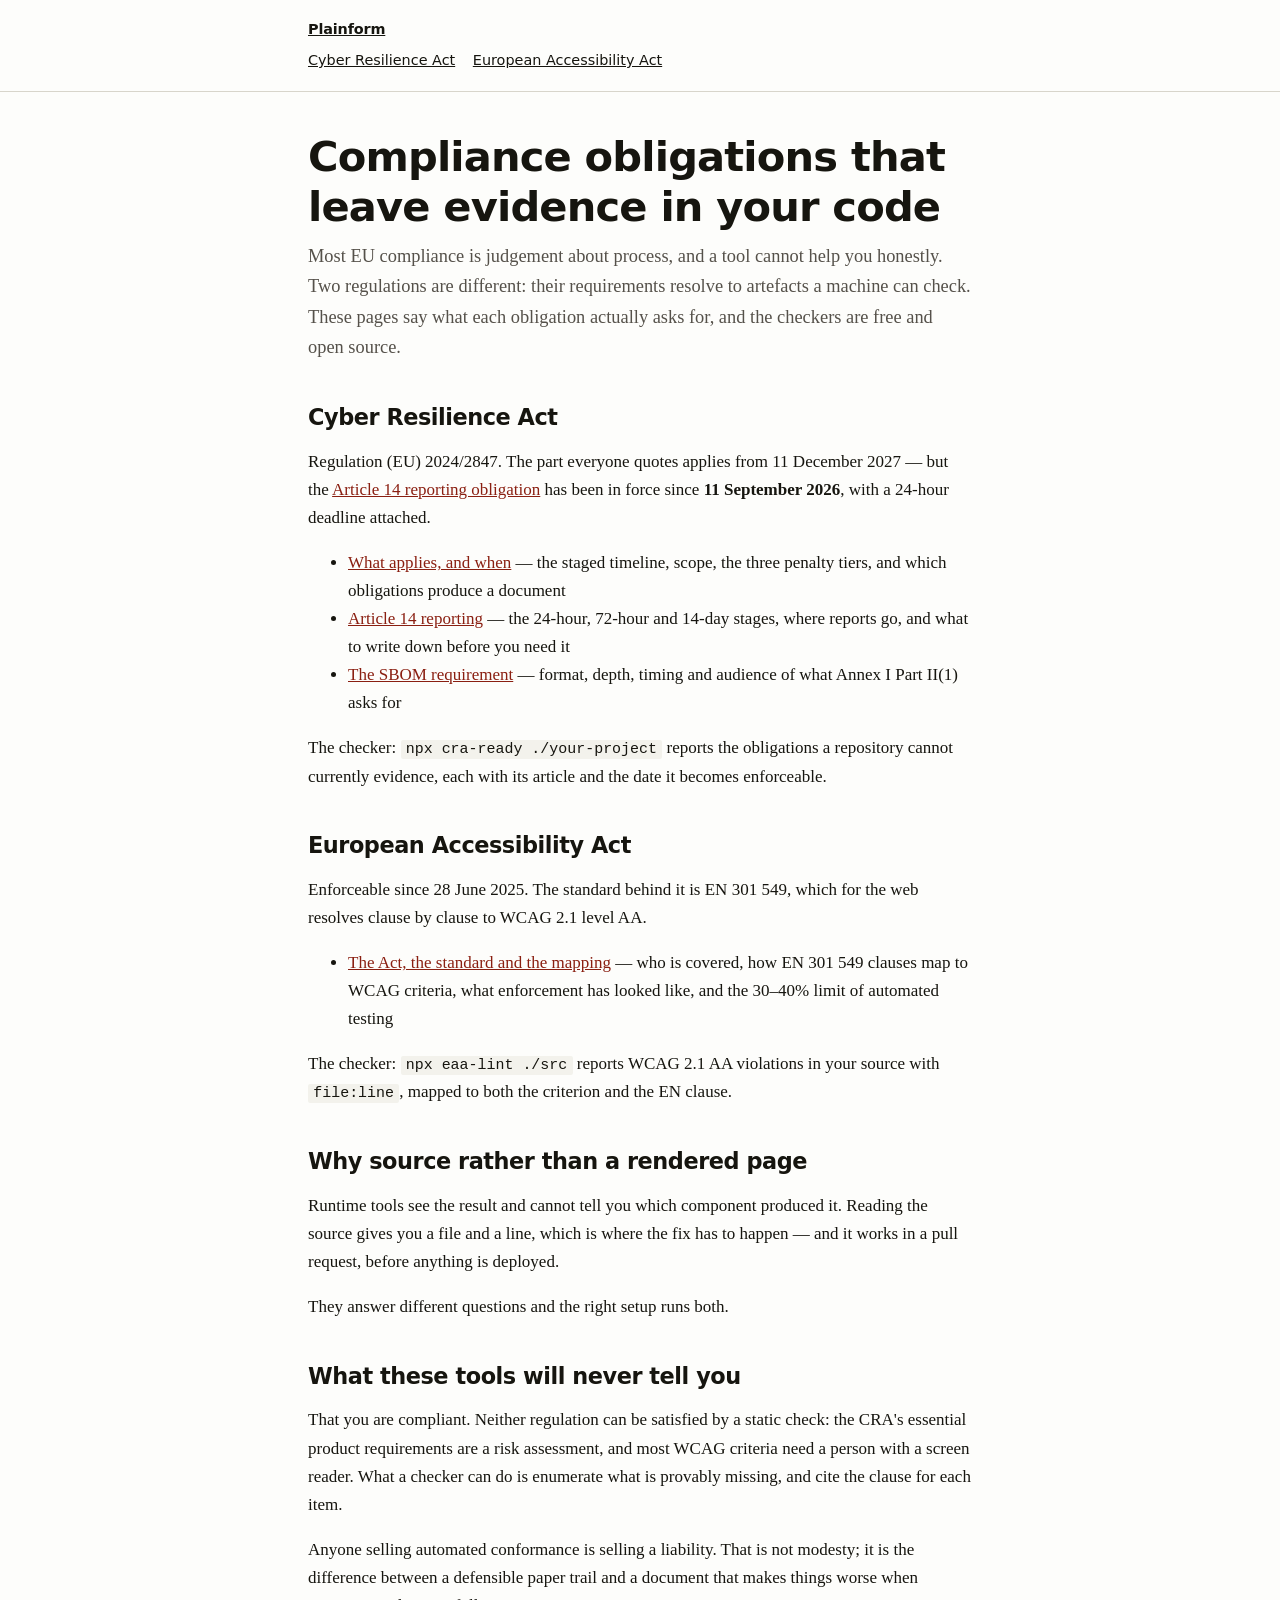
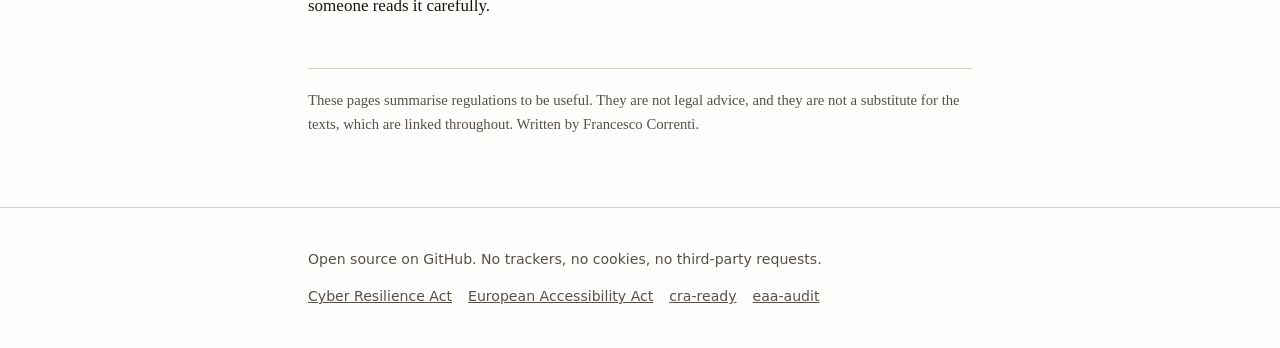
<file: index.html>
<!doctype html>
<html lang="en">
<head>
<meta charset="utf-8">
<meta name="viewport" content="width=device-width, initial-scale=1">
<title>Plainform — EU compliance obligations that leave evidence in your code</title>
<meta name="description" content="Reference pages and open-source tools for two EU regulations whose requirements are checkable from source: the Cyber Resilience Act and the European Accessibility Act.">
<link rel="canonical" href="https://plainform.github.io/">
<link rel="stylesheet" href="/style.css">
<meta property="og:title" content="Plainform — EU compliance obligations that leave evidence in your code">
<meta property="og:description" content="Two EU regulations, two open-source checkers, and reference pages that say what each obligation actually asks for.">
<meta property="og:type" content="website">
<meta property="og:url" content="https://plainform.github.io/">
</head>
<body>
<a class="skip" href="#content">Skip to the main content</a>

<header class="site">
  <div class="wrap">
    <a class="brand" href="/">Plainform</a>
    <nav aria-label="Sections">
      <ul>
        <li><a href="/cra/">Cyber Resilience Act</a></li>
        <li><a href="/eaa/">European Accessibility Act</a></li>
      </ul>
    </nav>
  </div>
</header>

<main id="content">
<div class="wrap">

  <h1>Compliance obligations that leave evidence in your code</h1>

  <p class="standfirst">Most EU compliance is judgement about process, and a
  tool cannot help you honestly. Two regulations are different: their
  requirements resolve to artefacts a machine can check. These pages say what
  each obligation actually asks for, and the checkers are free and open
  source.</p>

  <h2>Cyber Resilience Act</h2>

  <p>Regulation (EU) 2024/2847. The part everyone quotes applies from
  11 December 2027 — but the <a href="/cra/article-14-reporting/">Article 14
  reporting obligation</a> has been in force since
  <strong>11 September 2026</strong>, with a 24-hour deadline attached.</p>

  <ul>
    <li><a href="/cra/">What applies, and when</a> — the staged timeline,
    scope, the three penalty tiers, and which obligations produce a document</li>
    <li><a href="/cra/article-14-reporting/">Article 14 reporting</a> — the
    24-hour, 72-hour and 14-day stages, where reports go, and what to write
    down before you need it</li>
    <li><a href="/cra/sbom/">The SBOM requirement</a> — format, depth, timing
    and audience of what Annex I Part II(1) asks for</li>
  </ul>

  <p>The checker: <code>npx cra-ready ./your-project</code> reports the
  obligations a repository cannot currently evidence, each with its article and
  the date it becomes enforceable.</p>

  <h2>European Accessibility Act</h2>

  <p>Enforceable since 28 June 2025. The standard behind it is EN 301 549,
  which for the web resolves clause by clause to WCAG 2.1 level AA.</p>

  <ul>
    <li><a href="/eaa/">The Act, the standard and the mapping</a> — who is
    covered, how EN 301 549 clauses map to WCAG criteria, what enforcement has
    looked like, and the 30&ndash;40% limit of automated testing</li>
  </ul>

  <p>The checker: <code>npx eaa-lint ./src</code> reports WCAG 2.1 AA
  violations in your source with <code>file:line</code>, mapped to both the
  criterion and the EN clause.</p>

  <h2>Why source rather than a rendered page</h2>

  <p>Runtime tools see the result and cannot tell you which component produced
  it. Reading the source gives you a file and a line, which is where the fix
  has to happen — and it works in a pull request, before anything is deployed.</p>

  <p>They answer different questions and the right setup runs both.</p>

  <h2>What these tools will never tell you</h2>

  <p>That you are compliant. Neither regulation can be satisfied by a static
  check: the CRA's essential product requirements are a risk assessment, and
  most WCAG criteria need a person with a screen reader. What a checker can do
  is enumerate what is provably missing, and cite the clause for each item.</p>

  <p>Anyone selling automated conformance is selling a liability. That is not
  modesty; it is the difference between a defensible paper trail and a document
  that makes things worse when someone reads it carefully.</p>

  <p class="limit">These pages summarise regulations to be useful. They are not
  legal advice, and they are not a substitute for the texts, which are linked
  throughout. Written by Francesco Correnti.</p>

</div>
</main>

<footer class="site">
  <div class="wrap">
    <p>Open source on GitHub. No trackers, no cookies, no third-party requests.</p>
    <ul>
      <li><a href="/cra/">Cyber Resilience Act</a></li>
      <li><a href="/eaa/">European Accessibility Act</a></li>
      <li><a href="https://github.com/plainform/cra-ready">cra-ready</a></li>
      <li><a href="https://github.com/plainform/eaa-audit">eaa-audit</a></li>
    </ul>
  </div>
</footer>

</body>
</html>
</file>
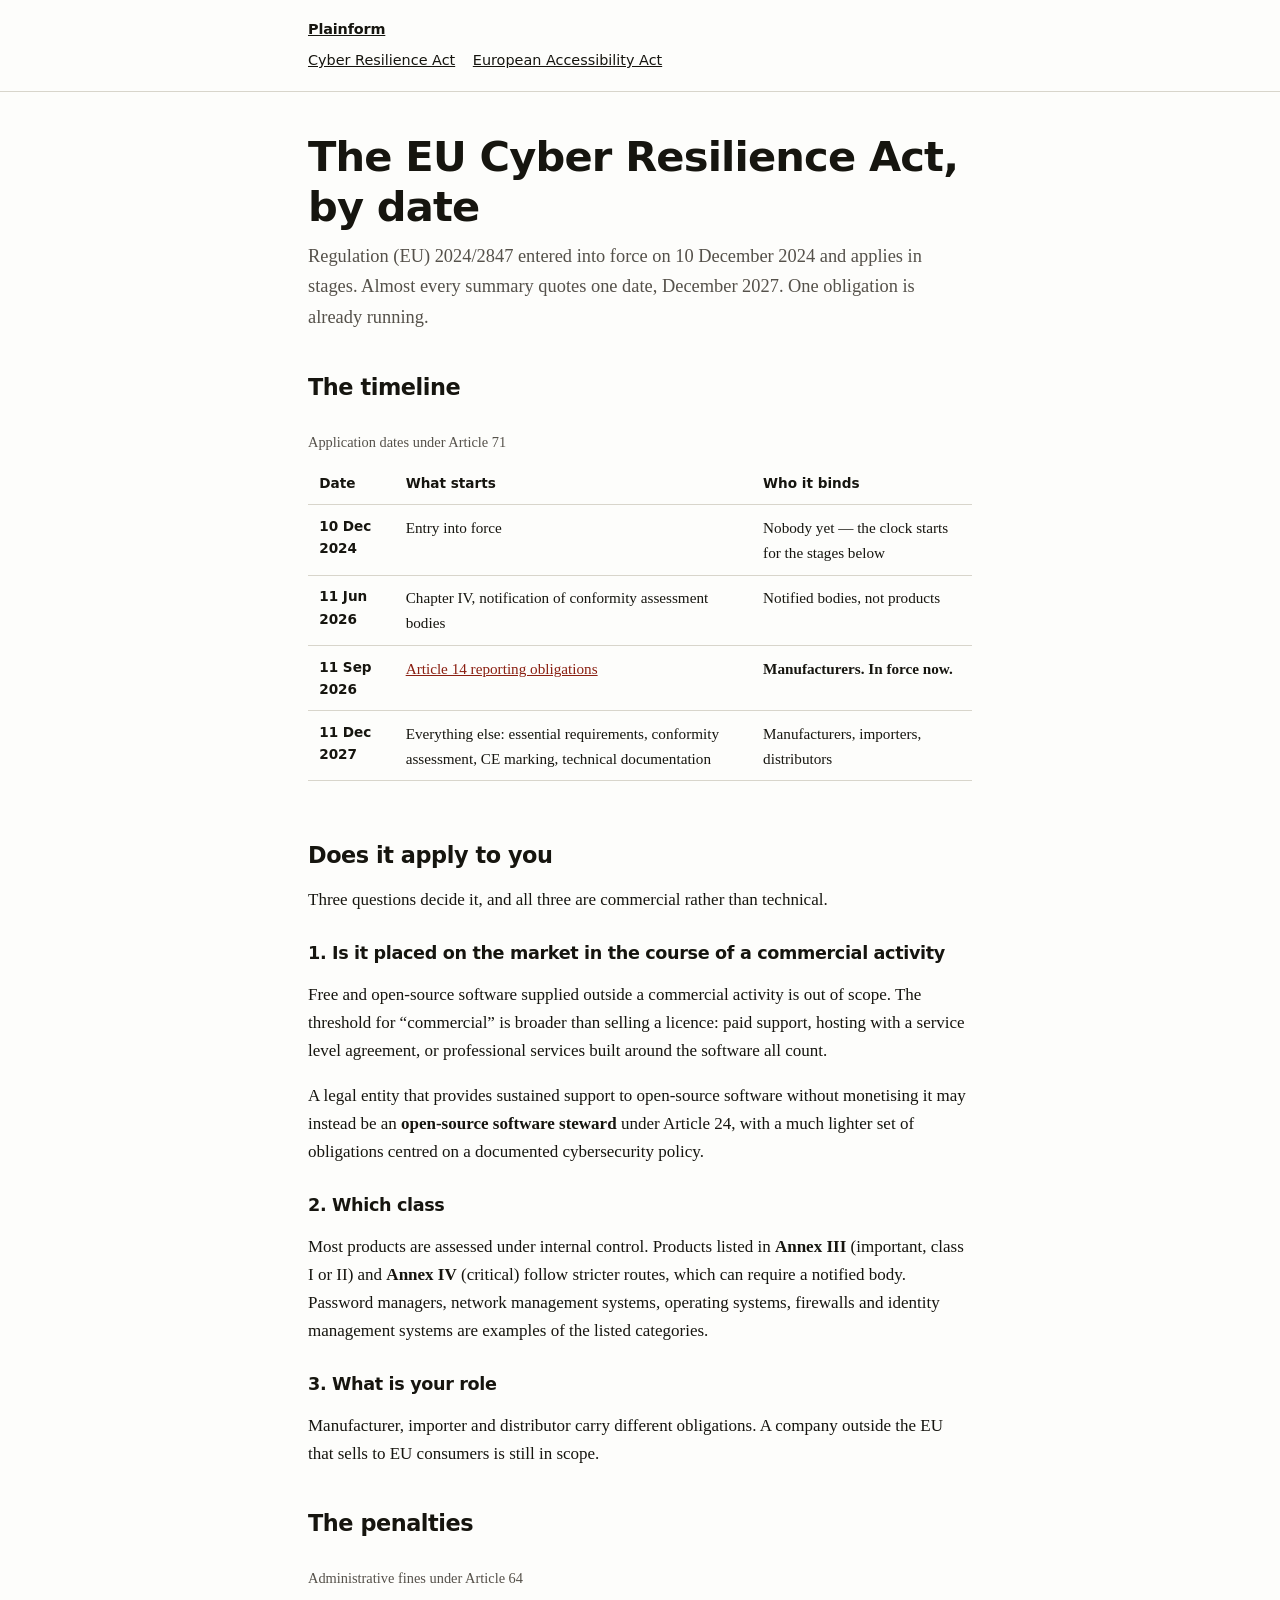
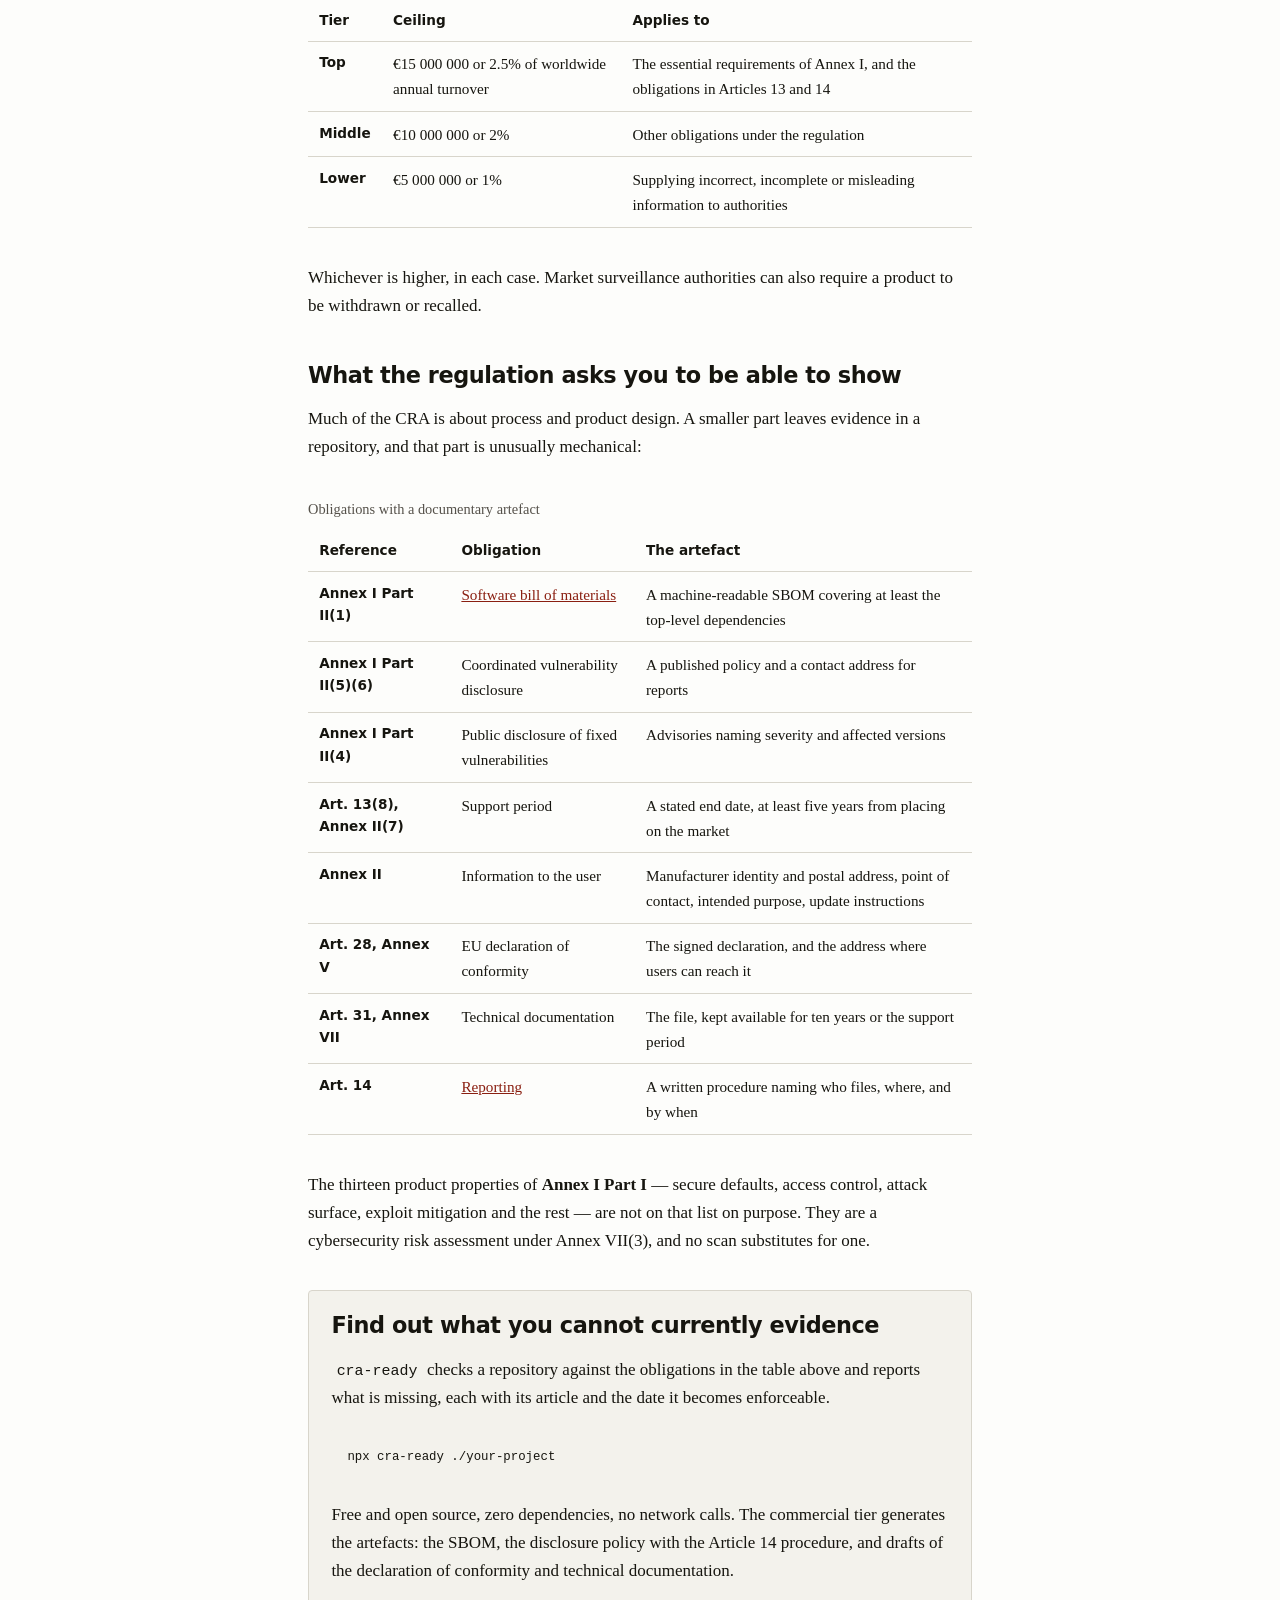
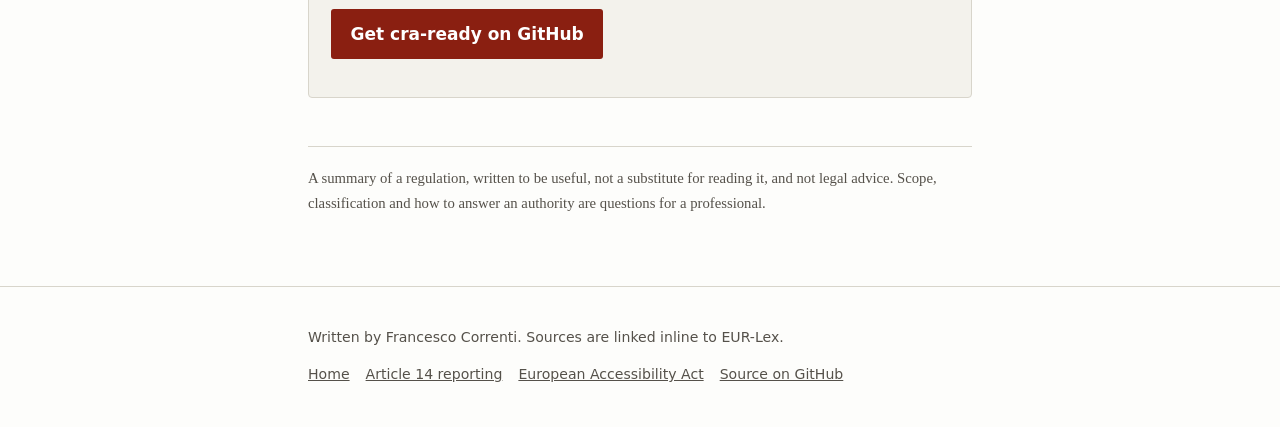
<file: cra/index.html>
<!doctype html>
<html lang="en">
<head>
<meta charset="utf-8">
<meta name="viewport" content="width=device-width, initial-scale=1">
<title>EU Cyber Resilience Act: what applies, and when</title>
<meta name="description" content="Regulation (EU) 2024/2847 applies in stages: Article 14 reporting since 11 September 2026, everything else from 11 December 2027. Scope, penalties, and the obligations that leave evidence in a repository.">
<link rel="canonical" href="https://plainform.github.io/cra/">
<link rel="stylesheet" href="/style.css">
<meta property="og:title" content="EU Cyber Resilience Act: what applies, and when">
<meta property="og:description" content="The CRA applies in stages, and the half everyone quotes is the later one. What lands on which date, and what each obligation actually asks for.">
<meta property="og:type" content="article">
<meta property="og:url" content="https://plainform.github.io/cra/">
</head>
<body>
<a class="skip" href="#content">Skip to the main content</a>

<header class="site">
  <div class="wrap">
    <a class="brand" href="/">Plainform</a>
    <nav aria-label="Sections">
      <ul>
        <li><a href="/cra/">Cyber Resilience Act</a></li>
        <li><a href="/eaa/">European Accessibility Act</a></li>
      </ul>
    </nav>
  </div>
</header>

<main id="content">
<div class="wrap">

  <h1>The EU Cyber Resilience Act, by date</h1>

  <p class="standfirst">Regulation (EU) 2024/2847 entered into force on
  10 December 2024 and applies in stages. Almost every summary quotes one date,
  December 2027. One obligation is already running.</p>

  <h2>The timeline</h2>

  <div class="scroll">
  <table>
    <caption>Application dates under Article 71</caption>
    <thead>
      <tr><th scope="col">Date</th><th scope="col">What starts</th><th scope="col">Who it binds</th></tr>
    </thead>
    <tbody>
      <tr>
        <th scope="row">10 Dec 2024</th>
        <td>Entry into force</td>
        <td>Nobody yet — the clock starts for the stages below</td>
      </tr>
      <tr>
        <th scope="row">11 Jun 2026</th>
        <td>Chapter IV, notification of conformity assessment bodies</td>
        <td>Notified bodies, not products</td>
      </tr>
      <tr>
        <th scope="row">11 Sep 2026</th>
        <td><a href="/cra/article-14-reporting/">Article 14 reporting obligations</a></td>
        <td><strong>Manufacturers. In force now.</strong></td>
      </tr>
      <tr>
        <th scope="row">11 Dec 2027</th>
        <td>Everything else: essential requirements, conformity assessment, CE marking, technical documentation</td>
        <td>Manufacturers, importers, distributors</td>
      </tr>
    </tbody>
  </table>
  </div>

  <h2>Does it apply to you</h2>

  <p>Three questions decide it, and all three are commercial rather than
  technical.</p>

  <h3>1. Is it placed on the market in the course of a commercial activity</h3>

  <p>Free and open-source software supplied outside a commercial activity is
  out of scope. The threshold for &ldquo;commercial&rdquo; is broader than
  selling a licence: paid support, hosting with a service level agreement, or
  professional services built around the software all count.</p>

  <p>A legal entity that provides sustained support to open-source software
  without monetising it may instead be an <strong>open-source software
  steward</strong> under Article 24, with a much lighter set of obligations
  centred on a documented cybersecurity policy.</p>

  <h3>2. Which class</h3>

  <p>Most products are assessed under internal control. Products listed in
  <strong>Annex III</strong> (important, class I or II) and <strong>Annex
  IV</strong> (critical) follow stricter routes, which can require a notified
  body. Password managers, network management systems, operating systems,
  firewalls and identity management systems are examples of the listed
  categories.</p>

  <h3>3. What is your role</h3>

  <p>Manufacturer, importer and distributor carry different obligations. A
  company outside the EU that sells to EU consumers is still in scope.</p>

  <h2>The penalties</h2>

  <div class="scroll">
  <table>
    <caption>Administrative fines under Article 64</caption>
    <thead>
      <tr><th scope="col">Tier</th><th scope="col">Ceiling</th><th scope="col">Applies to</th></tr>
    </thead>
    <tbody>
      <tr>
        <th scope="row">Top</th>
        <td>&euro;15 000 000 or 2.5% of worldwide annual turnover</td>
        <td>The essential requirements of Annex I, and the obligations in Articles 13 and 14</td>
      </tr>
      <tr>
        <th scope="row">Middle</th>
        <td>&euro;10 000 000 or 2%</td>
        <td>Other obligations under the regulation</td>
      </tr>
      <tr>
        <th scope="row">Lower</th>
        <td>&euro;5 000 000 or 1%</td>
        <td>Supplying incorrect, incomplete or misleading information to authorities</td>
      </tr>
    </tbody>
  </table>
  </div>

  <p>Whichever is higher, in each case. Market surveillance authorities can
  also require a product to be withdrawn or recalled.</p>

  <h2>What the regulation asks you to be able to show</h2>

  <p>Much of the CRA is about process and product design. A smaller part leaves
  evidence in a repository, and that part is unusually mechanical:</p>

  <div class="scroll">
  <table>
    <caption>Obligations with a documentary artefact</caption>
    <thead>
      <tr><th scope="col">Reference</th><th scope="col">Obligation</th><th scope="col">The artefact</th></tr>
    </thead>
    <tbody>
      <tr>
        <th scope="row">Annex I Part II(1)</th>
        <td><a href="/cra/sbom/">Software bill of materials</a></td>
        <td>A machine-readable SBOM covering at least the top-level dependencies</td>
      </tr>
      <tr>
        <th scope="row">Annex I Part II(5)(6)</th>
        <td>Coordinated vulnerability disclosure</td>
        <td>A published policy and a contact address for reports</td>
      </tr>
      <tr>
        <th scope="row">Annex I Part II(4)</th>
        <td>Public disclosure of fixed vulnerabilities</td>
        <td>Advisories naming severity and affected versions</td>
      </tr>
      <tr>
        <th scope="row">Art. 13(8), Annex II(7)</th>
        <td>Support period</td>
        <td>A stated end date, at least five years from placing on the market</td>
      </tr>
      <tr>
        <th scope="row">Annex II</th>
        <td>Information to the user</td>
        <td>Manufacturer identity and postal address, point of contact, intended purpose, update instructions</td>
      </tr>
      <tr>
        <th scope="row">Art. 28, Annex V</th>
        <td>EU declaration of conformity</td>
        <td>The signed declaration, and the address where users can reach it</td>
      </tr>
      <tr>
        <th scope="row">Art. 31, Annex VII</th>
        <td>Technical documentation</td>
        <td>The file, kept available for ten years or the support period</td>
      </tr>
      <tr>
        <th scope="row">Art. 14</th>
        <td><a href="/cra/article-14-reporting/">Reporting</a></td>
        <td>A written procedure naming who files, where, and by when</td>
      </tr>
    </tbody>
  </table>
  </div>

  <p>The thirteen product properties of <strong>Annex I Part I</strong> —
  secure defaults, access control, attack surface, exploit mitigation and the
  rest — are not on that list on purpose. They are a cybersecurity risk
  assessment under Annex VII(3), and no scan substitutes for one.</p>

  <div class="card">
    <h2>Find out what you cannot currently evidence</h2>
    <p><code>cra-ready</code> checks a repository against the obligations in
    the table above and reports what is missing, each with its article and the
    date it becomes enforceable.</p>
    <pre><code>npx cra-ready ./your-project</code></pre>
    <p>Free and open source, zero dependencies, no network calls. The
    commercial tier generates the artefacts: the SBOM, the disclosure policy
    with the Article 14 procedure, and drafts of the declaration of conformity
    and technical documentation.</p>
    <p><a class="cta" href="https://github.com/plainform/cra-ready">Get cra-ready on GitHub</a></p>
  </div>

  <p class="limit">A summary of a regulation, written to be useful, not a
  substitute for reading it, and not legal advice. Scope, classification and
  how to answer an authority are questions for a professional.</p>

</div>
</main>

<footer class="site">
  <div class="wrap">
    <p>Written by Francesco Correnti. Sources are linked inline to EUR-Lex.</p>
    <ul>
      <li><a href="/">Home</a></li>
      <li><a href="/cra/article-14-reporting/">Article 14 reporting</a></li>
      <li><a href="/eaa/">European Accessibility Act</a></li>
      <li><a href="https://github.com/plainform">Source on GitHub</a></li>
    </ul>
  </div>
</footer>

</body>
</html>
</file>
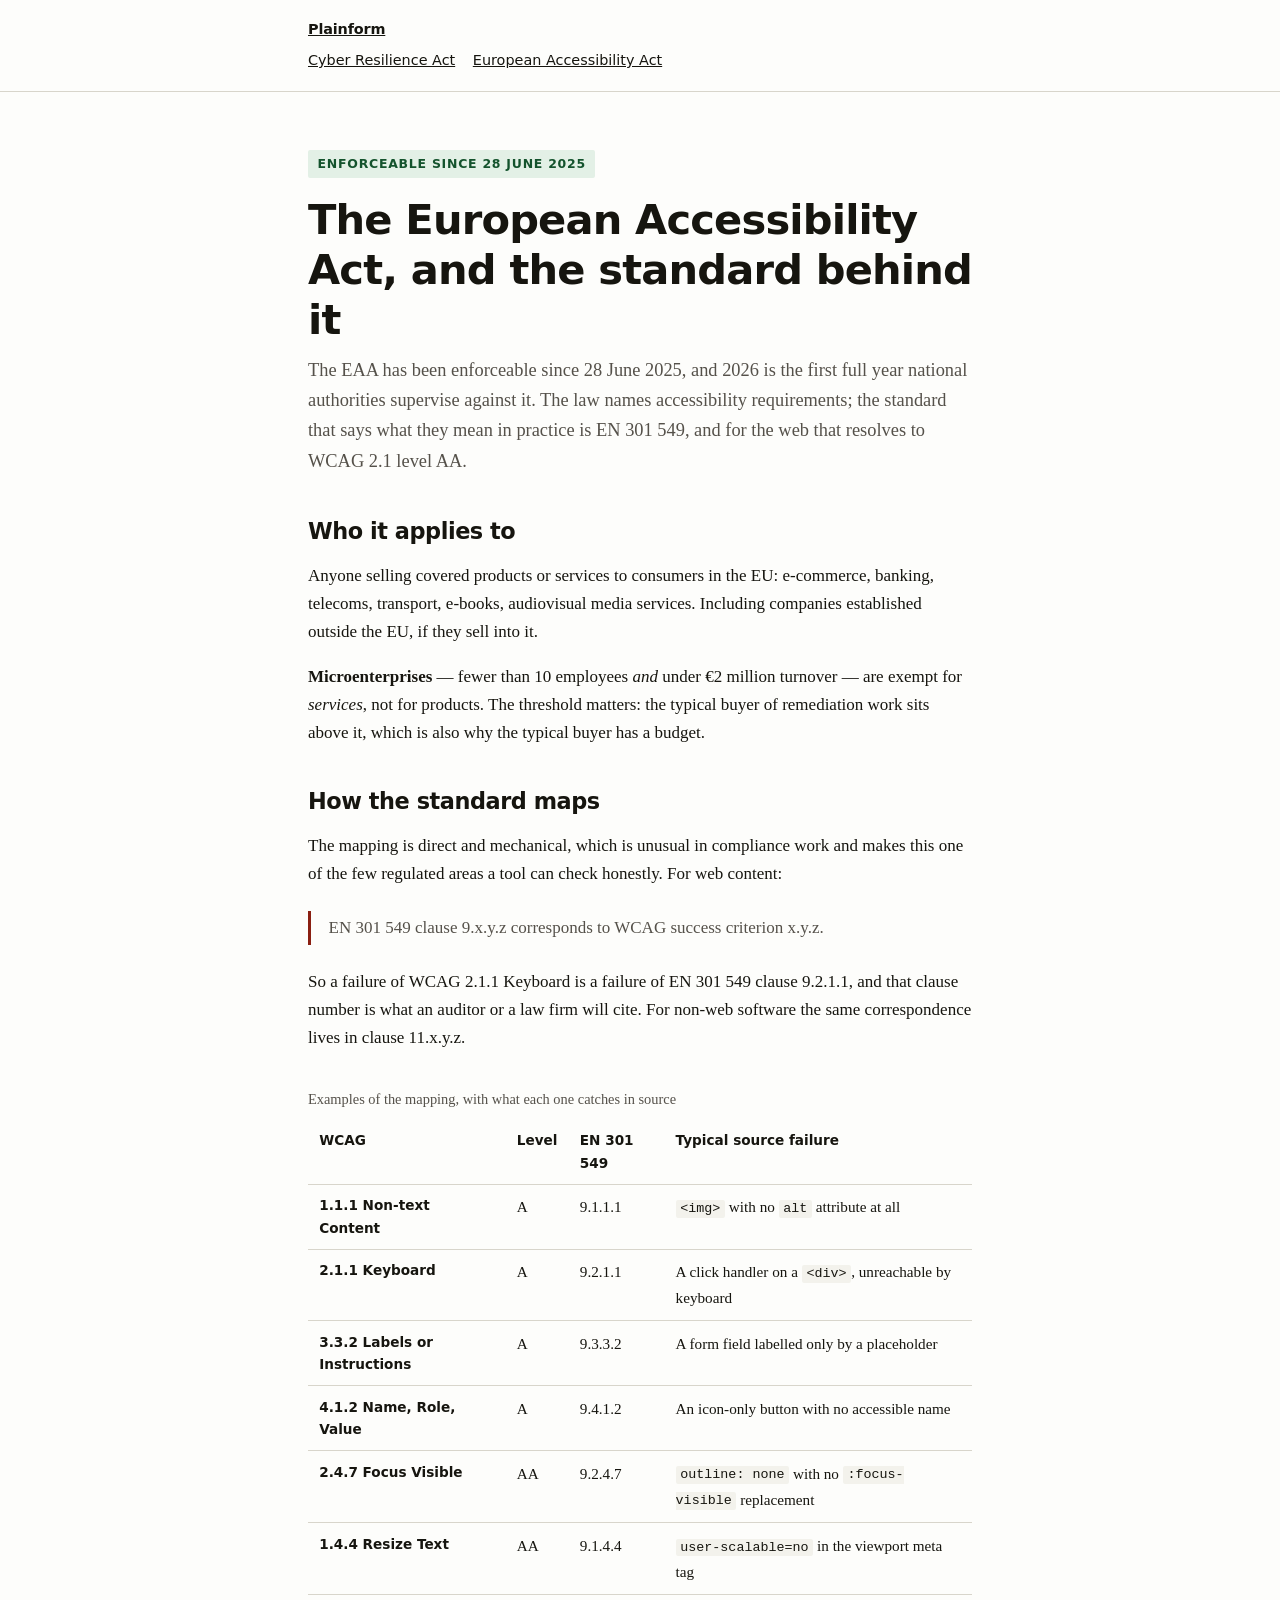
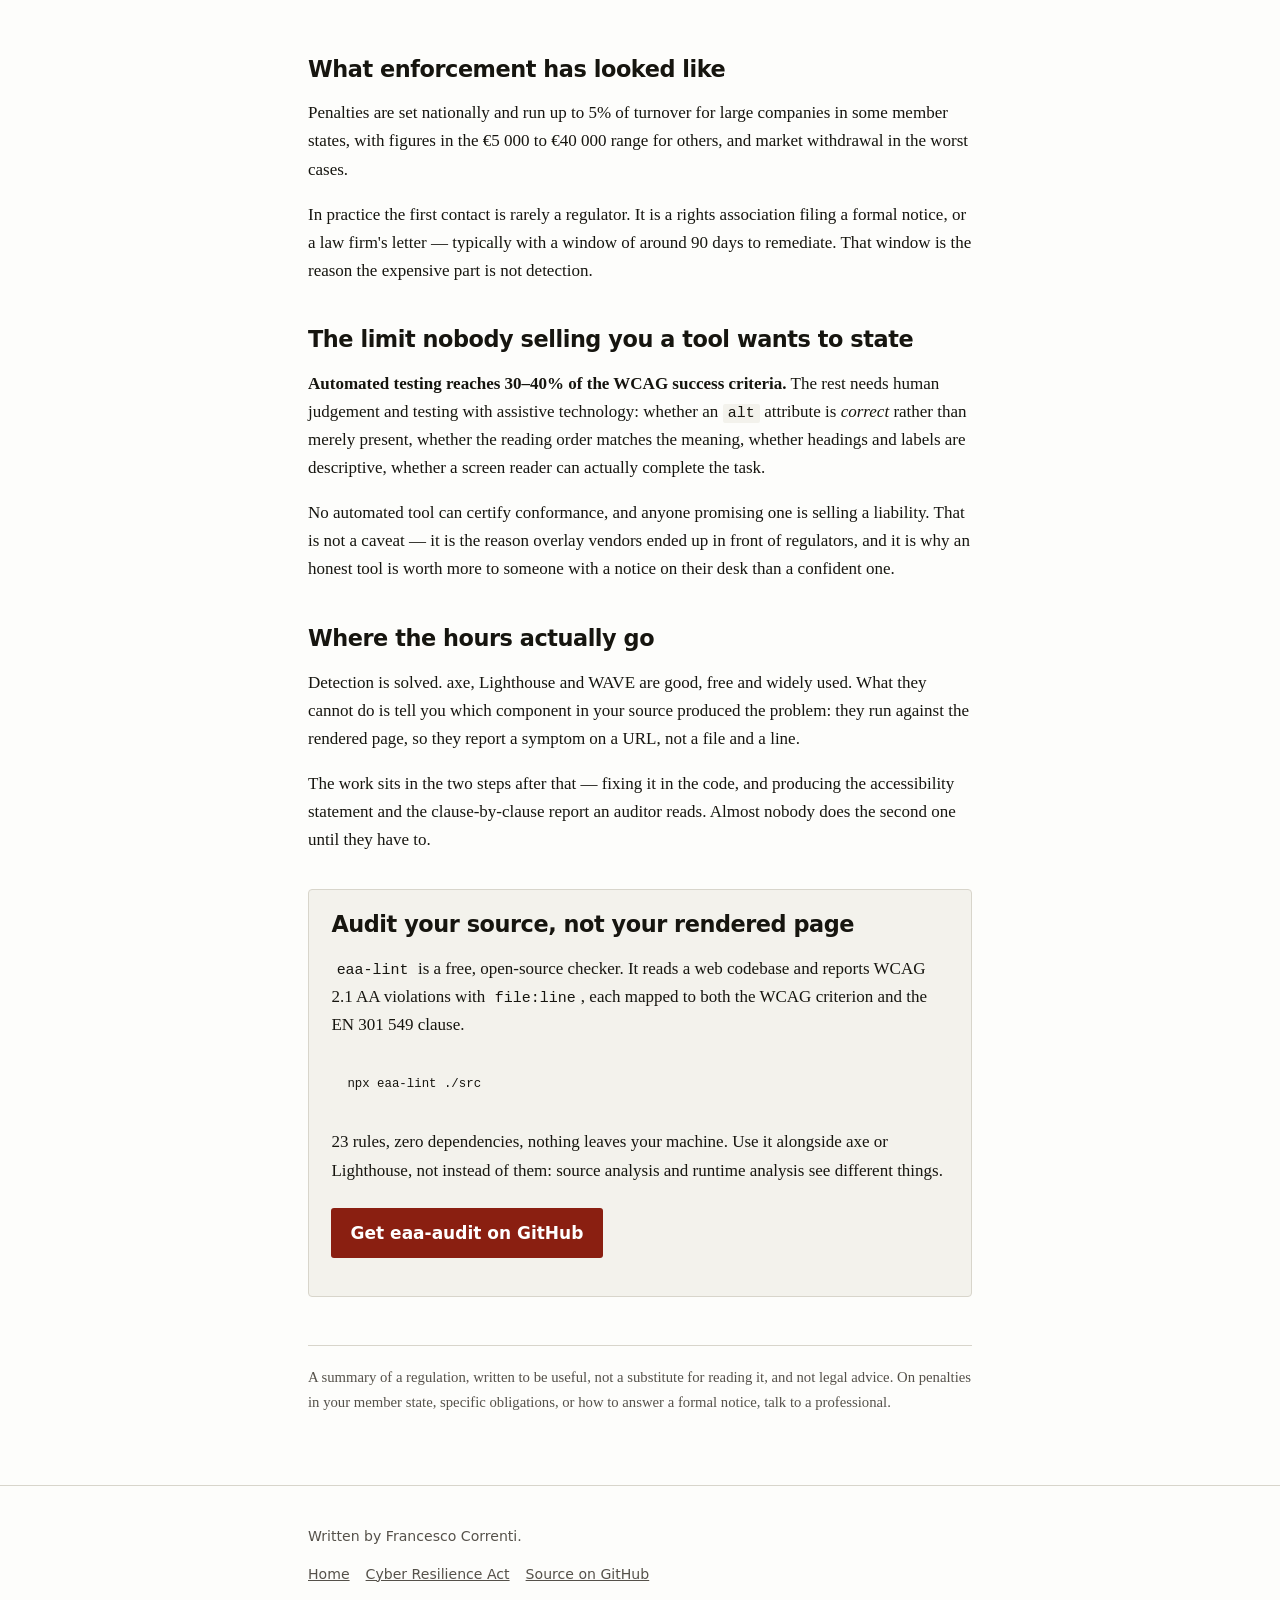
<file: eaa/index.html>
<!doctype html>
<html lang="en">
<head>
<meta charset="utf-8">
<meta name="viewport" content="width=device-width, initial-scale=1">
<title>European Accessibility Act: EN 301 549, WCAG 2.1 AA and what enforcement looks like</title>
<meta name="description" content="The European Accessibility Act has been enforceable since 28 June 2025. What it requires, how EN 301 549 maps onto WCAG 2.1 AA, who is exempt, and the 30-40% of criteria automated testing can actually reach.">
<link rel="canonical" href="https://plainform.github.io/eaa/">
<link rel="stylesheet" href="/style.css">
<meta property="og:title" content="European Accessibility Act: EN 301 549, WCAG 2.1 AA and what enforcement looks like">
<meta property="og:description" content="Enforceable since 28 June 2025. The standard, the mapping, the exemptions, and the honest limit of automated testing.">
<meta property="og:type" content="article">
<meta property="og:url" content="https://plainform.github.io/eaa/">
</head>
<body>
<a class="skip" href="#content">Skip to the main content</a>

<header class="site">
  <div class="wrap">
    <a class="brand" href="/">Plainform</a>
    <nav aria-label="Sections">
      <ul>
        <li><a href="/cra/">Cyber Resilience Act</a></li>
        <li><a href="/eaa/">European Accessibility Act</a></li>
      </ul>
    </nav>
  </div>
</header>

<main id="content">
<div class="wrap">

  <p><span class="live">Enforceable since 28 June 2025</span></p>

  <h1>The European Accessibility Act, and the standard behind it</h1>

  <p class="standfirst">The EAA has been enforceable since 28 June 2025, and
  2026 is the first full year national authorities supervise against it. The
  law names accessibility requirements; the standard that says what they mean
  in practice is EN 301 549, and for the web that resolves to WCAG 2.1
  level AA.</p>

  <h2>Who it applies to</h2>

  <p>Anyone selling covered products or services to consumers in the EU:
  e-commerce, banking, telecoms, transport, e-books, audiovisual media
  services. Including companies established outside the EU, if they sell into
  it.</p>

  <p><strong>Microenterprises</strong> — fewer than 10 employees
  <em>and</em> under &euro;2 million turnover — are exempt for
  <em>services</em>, not for products. The threshold matters: the typical
  buyer of remediation work sits above it, which is also why the typical buyer
  has a budget.</p>

  <h2>How the standard maps</h2>

  <p>The mapping is direct and mechanical, which is unusual in compliance work
  and makes this one of the few regulated areas a tool can check honestly. For
  web content:</p>

  <blockquote>EN 301 549 clause 9.x.y.z corresponds to WCAG success criterion
  x.y.z.</blockquote>

  <p>So a failure of WCAG 2.1.1 Keyboard is a failure of EN 301 549 clause
  9.2.1.1, and that clause number is what an auditor or a law firm will cite.
  For non-web software the same correspondence lives in clause 11.x.y.z.</p>

  <div class="scroll">
  <table>
    <caption>Examples of the mapping, with what each one catches in source</caption>
    <thead>
      <tr><th scope="col">WCAG</th><th scope="col">Level</th><th scope="col">EN 301 549</th><th scope="col">Typical source failure</th></tr>
    </thead>
    <tbody>
      <tr><th scope="row">1.1.1 Non-text Content</th><td>A</td><td>9.1.1.1</td><td><code>&lt;img&gt;</code> with no <code>alt</code> attribute at all</td></tr>
      <tr><th scope="row">2.1.1 Keyboard</th><td>A</td><td>9.2.1.1</td><td>A click handler on a <code>&lt;div&gt;</code>, unreachable by keyboard</td></tr>
      <tr><th scope="row">3.3.2 Labels or Instructions</th><td>A</td><td>9.3.3.2</td><td>A form field labelled only by a placeholder</td></tr>
      <tr><th scope="row">4.1.2 Name, Role, Value</th><td>A</td><td>9.4.1.2</td><td>An icon-only button with no accessible name</td></tr>
      <tr><th scope="row">2.4.7 Focus Visible</th><td>AA</td><td>9.2.4.7</td><td><code>outline: none</code> with no <code>:focus-visible</code> replacement</td></tr>
      <tr><th scope="row">1.4.4 Resize Text</th><td>AA</td><td>9.1.4.4</td><td><code>user-scalable=no</code> in the viewport meta tag</td></tr>
    </tbody>
  </table>
  </div>

  <h2>What enforcement has looked like</h2>

  <p>Penalties are set nationally and run up to 5% of turnover for large
  companies in some member states, with figures in the &euro;5 000 to
  &euro;40 000 range for others, and market withdrawal in the worst cases.</p>

  <p>In practice the first contact is rarely a regulator. It is a rights
  association filing a formal notice, or a law firm's letter — typically with
  a window of around 90 days to remediate. That window is the reason the
  expensive part is not detection.</p>

  <h2>The limit nobody selling you a tool wants to state</h2>

  <p><strong>Automated testing reaches 30&ndash;40% of the WCAG success
  criteria.</strong> The rest needs human judgement and testing with assistive
  technology: whether an <code>alt</code> attribute is <em>correct</em> rather
  than merely present, whether the reading order matches the meaning, whether
  headings and labels are descriptive, whether a screen reader can actually
  complete the task.</p>

  <p>No automated tool can certify conformance, and anyone promising one is
  selling a liability. That is not a caveat — it is the reason overlay vendors
  ended up in front of regulators, and it is why an honest tool is worth more
  to someone with a notice on their desk than a confident one.</p>

  <h2>Where the hours actually go</h2>

  <p>Detection is solved. axe, Lighthouse and WAVE are good, free and
  widely used. What they cannot do is tell you which component in your source
  produced the problem: they run against the rendered page, so they report a
  symptom on a URL, not a file and a line.</p>

  <p>The work sits in the two steps after that — fixing it in the code, and
  producing the accessibility statement and the clause-by-clause report an
  auditor reads. Almost nobody does the second one until they have to.</p>

  <div class="card">
    <h2>Audit your source, not your rendered page</h2>
    <p><code>eaa-lint</code> is a free, open-source checker. It reads a web
    codebase and reports WCAG 2.1 AA violations with <code>file:line</code>,
    each mapped to both the WCAG criterion and the EN 301 549 clause.</p>
    <pre><code>npx eaa-lint ./src</code></pre>
    <p>23 rules, zero dependencies, nothing leaves your machine. Use it
    alongside axe or Lighthouse, not instead of them: source analysis and
    runtime analysis see different things.</p>
    <p><a class="cta" href="https://github.com/plainform/eaa-audit">Get eaa-audit on GitHub</a></p>
  </div>

  <p class="limit">A summary of a regulation, written to be useful, not a
  substitute for reading it, and not legal advice. On penalties in your member
  state, specific obligations, or how to answer a formal notice, talk to a
  professional.</p>

</div>
</main>

<footer class="site">
  <div class="wrap">
    <p>Written by Francesco Correnti.</p>
    <ul>
      <li><a href="/">Home</a></li>
      <li><a href="/cra/">Cyber Resilience Act</a></li>
      <li><a href="https://github.com/plainform">Source on GitHub</a></li>
    </ul>
  </div>
</footer>

</body>
</html>
</file>
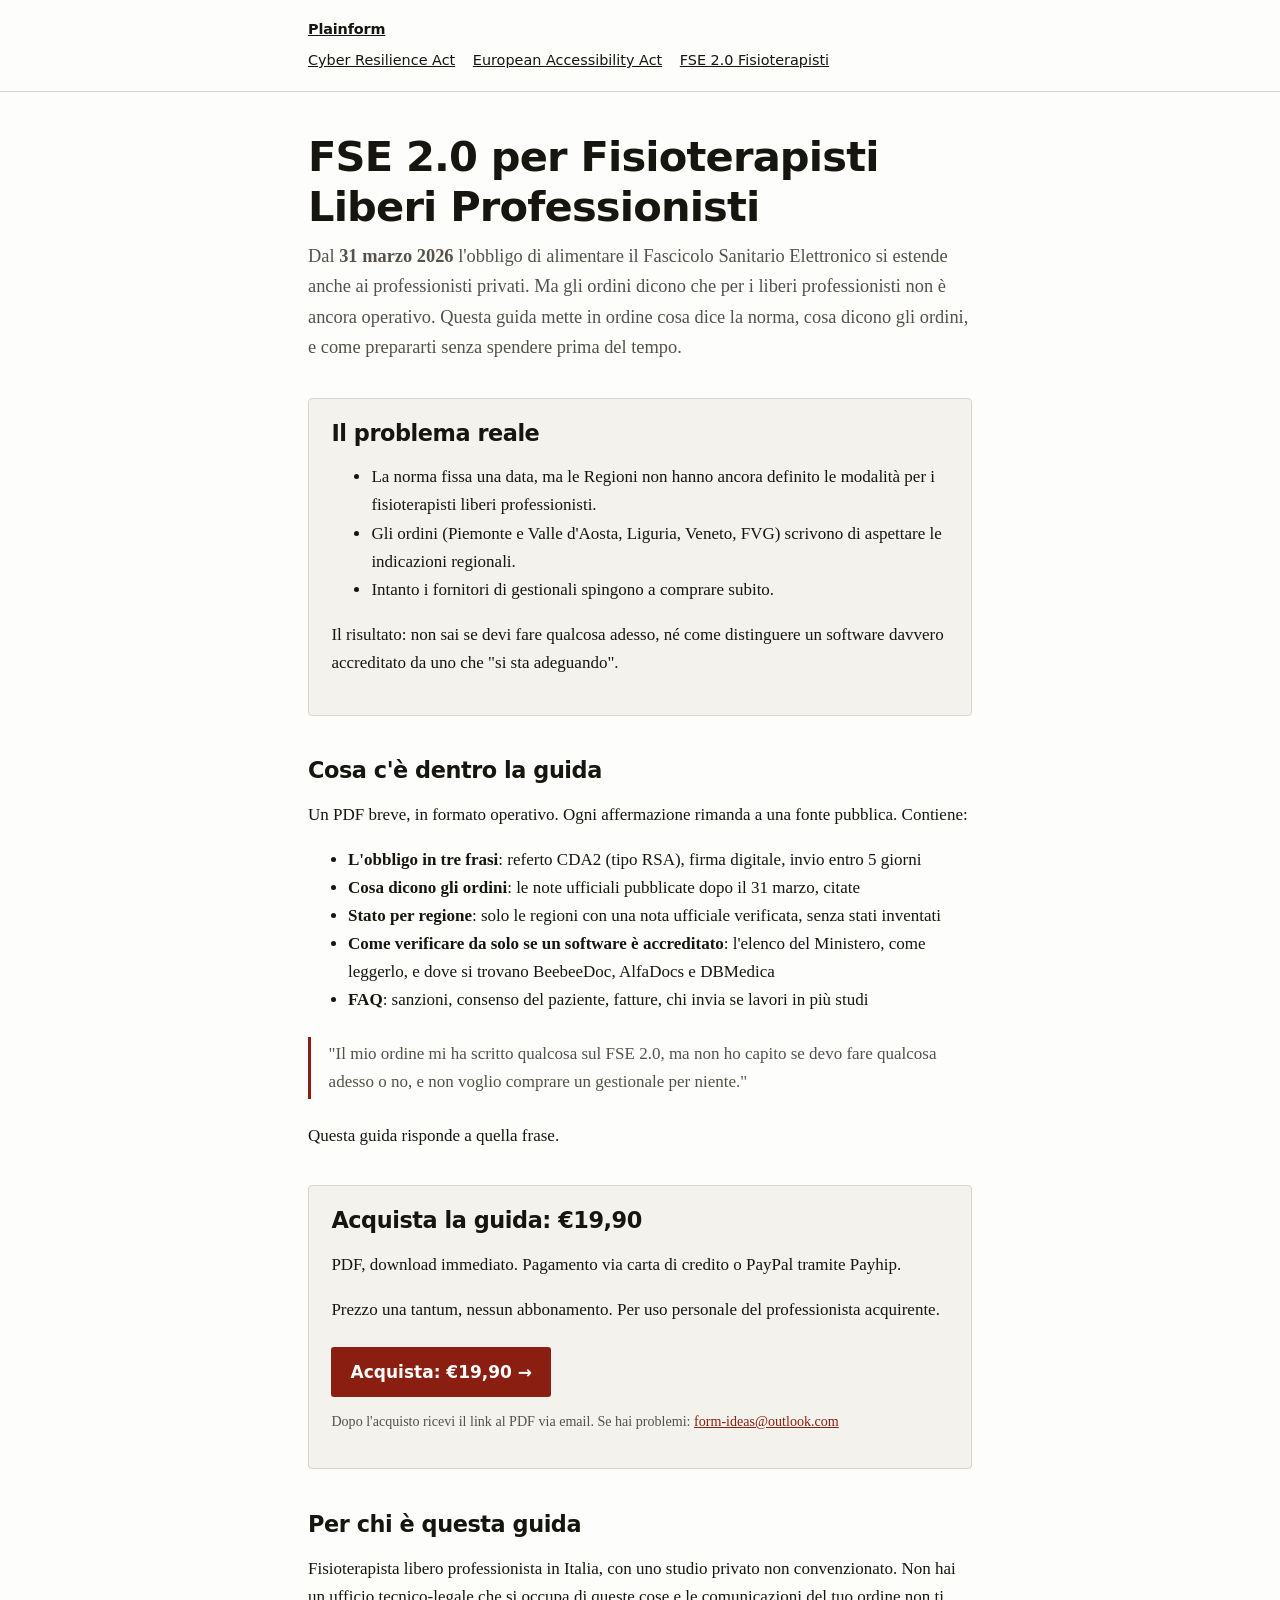
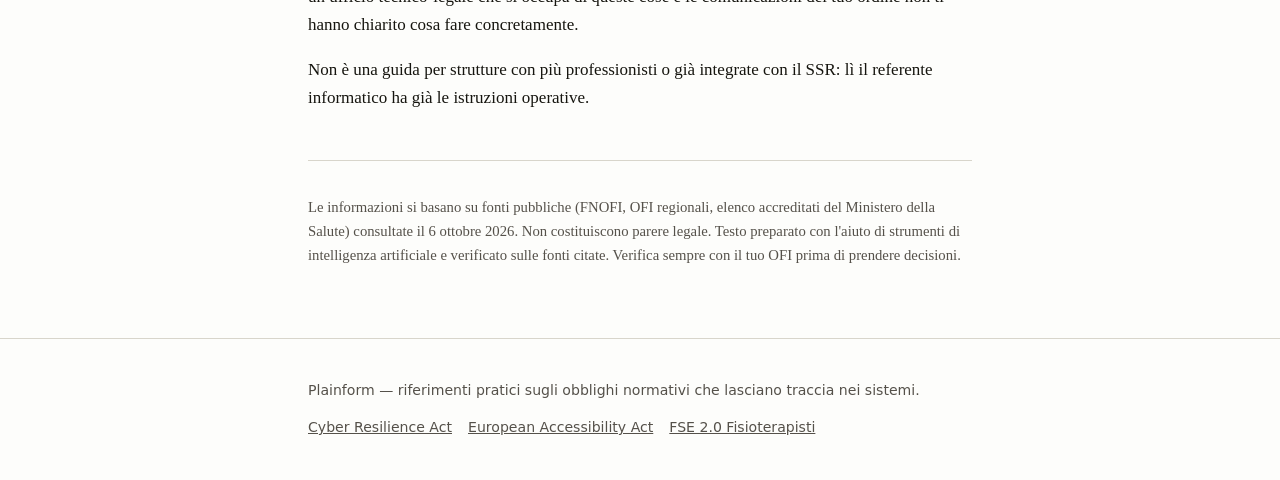
<file: fse2-fisioterapisti/index.html>
<!doctype html>
<html lang="it">
<head>
<meta charset="utf-8">
<meta name="viewport" content="width=device-width, initial-scale=1">
<title>FSE 2.0 per Fisioterapisti LP: guida operativa 2026 | Plainform</title>
<meta name="description" content="Guida operativa FSE 2.0 per fisioterapisti liberi professionisti. Cosa dice la norma, cosa dicono gli ordini, come verificare un software accreditato. €19,90 una tantum.">
<link rel="canonical" href="https://plainform.github.io/fse2-fisioterapisti/">
<link rel="stylesheet" href="/style.css">
<meta property="og:title" content="FSE 2.0 per Fisioterapisti LP: guida operativa 2026">
<meta property="og:description" content="L'obbligo FSE 2.0 è in vigore dal 31 marzo 2026, ma per i fisioterapisti LP gli ordini dicono che non è ancora operativo. Cosa fare, e cosa non comprare ancora.">
<meta property="og:type" content="website">
<meta property="og:url" content="https://plainform.github.io/fse2-fisioterapisti/">
</head>
<body>
<a class="skip" href="#content">Vai al contenuto principale</a>

<header class="site">
  <div class="wrap">
    <a class="brand" href="/">Plainform</a>
    <nav aria-label="Sezioni">
      <ul>
        <li><a href="/cra/">Cyber Resilience Act</a></li>
        <li><a href="/eaa/">European Accessibility Act</a></li>
        <li><a href="/fse2-fisioterapisti/" aria-current="page">FSE 2.0 Fisioterapisti</a></li>
      </ul>
    </nav>
  </div>
</header>

<main id="content">
<div class="wrap">

  <h1>FSE 2.0 per Fisioterapisti Liberi Professionisti</h1>

  <p class="standfirst">Dal <strong>31 marzo 2026</strong> l'obbligo di alimentare il Fascicolo Sanitario
  Elettronico si estende anche ai professionisti privati. Ma gli ordini dicono che per i liberi professionisti
  non è ancora operativo. Questa guida mette in ordine cosa dice la norma, cosa dicono gli ordini, e come
  prepararti senza spendere prima del tempo.</p>

  <div class="card">
    <h2 style="margin-top:0">Il problema reale</h2>
    <ul>
      <li>La norma fissa una data, ma le Regioni non hanno ancora definito le modalità per i fisioterapisti liberi professionisti.</li>
      <li>Gli ordini (Piemonte e Valle d'Aosta, Liguria, Veneto, FVG) scrivono di aspettare le indicazioni regionali.</li>
      <li>Intanto i fornitori di gestionali spingono a comprare subito.</li>
    </ul>
    <p>Il risultato: non sai se devi fare qualcosa adesso, né come distinguere un software davvero accreditato da uno che "si sta adeguando".</p>
  </div>

  <h2>Cosa c'è dentro la guida</h2>

  <p>Un PDF breve, in formato operativo. Ogni affermazione rimanda a una fonte pubblica. Contiene:</p>

  <ul>
    <li><strong>L'obbligo in tre frasi</strong>: referto CDA2 (tipo RSA), firma digitale, invio entro 5 giorni</li>
    <li><strong>Cosa dicono gli ordini</strong>: le note ufficiali pubblicate dopo il 31 marzo, citate</li>
    <li><strong>Stato per regione</strong>: solo le regioni con una nota ufficiale verificata, senza stati inventati</li>
    <li><strong>Come verificare da solo se un software è accreditato</strong>: l'elenco del Ministero, come leggerlo, e dove si trovano BeebeeDoc, AlfaDocs e DBMedica</li>
    <li><strong>FAQ</strong>: sanzioni, consenso del paziente, fatture, chi invia se lavori in più studi</li>
  </ul>

  <blockquote>
    "Il mio ordine mi ha scritto qualcosa sul FSE 2.0, ma non ho capito se devo fare qualcosa adesso
    o no, e non voglio comprare un gestionale per niente."
  </blockquote>

  <p>Questa guida risponde a quella frase.</p>

  <div class="card">
    <h2 style="margin-top:0">Acquista la guida: €19,90</h2>
    <p>PDF, download immediato. Pagamento via carta di credito o PayPal tramite Payhip.</p>
    <p>Prezzo una tantum, nessun abbonamento. Per uso personale del professionista acquirente.</p>
    <a class="cta" href="https://payhip.com/b/JcL8Q" rel="noopener">Acquista: €19,90 →</a>
    <p style="margin-top:0.8rem; font-size:0.88rem; color:var(--ink-muted)">
      Dopo l'acquisto ricevi il link al PDF via email. Se hai problemi: <a href="mailto:form-ideas@outlook.com">form-ideas@outlook.com</a>
    </p>
  </div>

  <h2>Per chi è questa guida</h2>

  <p>Fisioterapista libero professionista in Italia, con uno studio privato non convenzionato.
  Non hai un ufficio tecnico-legale che si occupa di queste cose e le comunicazioni del tuo ordine
  non ti hanno chiarito cosa fare concretamente.</p>

  <p>Non è una guida per strutture con più professionisti o già integrate con il SSR:
  lì il referente informatico ha già le istruzioni operative.</p>

  <div class="limit">
    <p>Le informazioni si basano su fonti pubbliche (FNOFI, OFI regionali, elenco accreditati del Ministero
    della Salute) consultate il 6 ottobre 2026. Non costituiscono parere legale. Testo preparato con l'aiuto
    di strumenti di intelligenza artificiale e verificato sulle fonti citate. Verifica sempre con il tuo OFI
    prima di prendere decisioni.</p>
  </div>


</div>
</main>

<footer class="site">
  <div class="wrap">
    <p>Plainform — riferimenti pratici sugli obblighi normativi che lasciano traccia nei sistemi.</p>
    <ul>
      <li><a href="/cra/">Cyber Resilience Act</a></li>
      <li><a href="/eaa/">European Accessibility Act</a></li>
      <li><a href="/fse2-fisioterapisti/">FSE 2.0 Fisioterapisti</a></li>
    </ul>
  </div>
</footer>

</body>
</html>
</file>
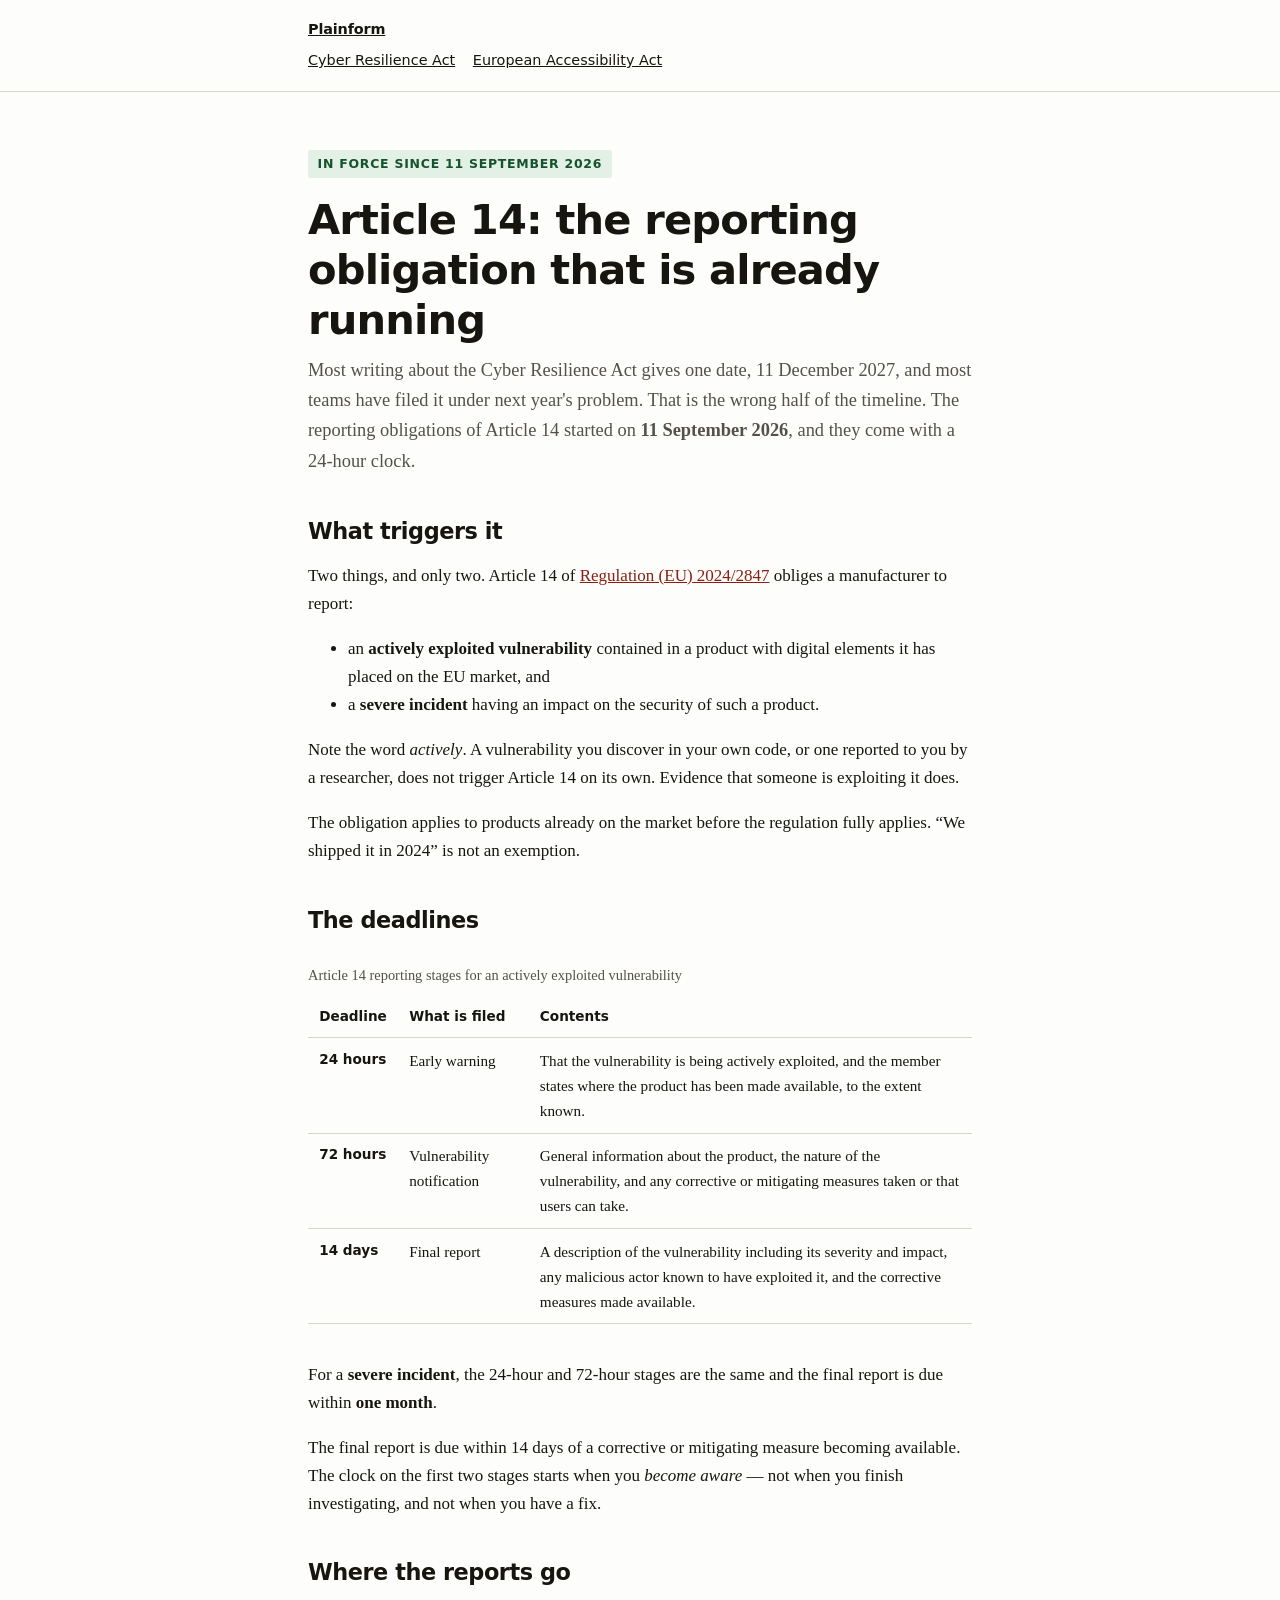
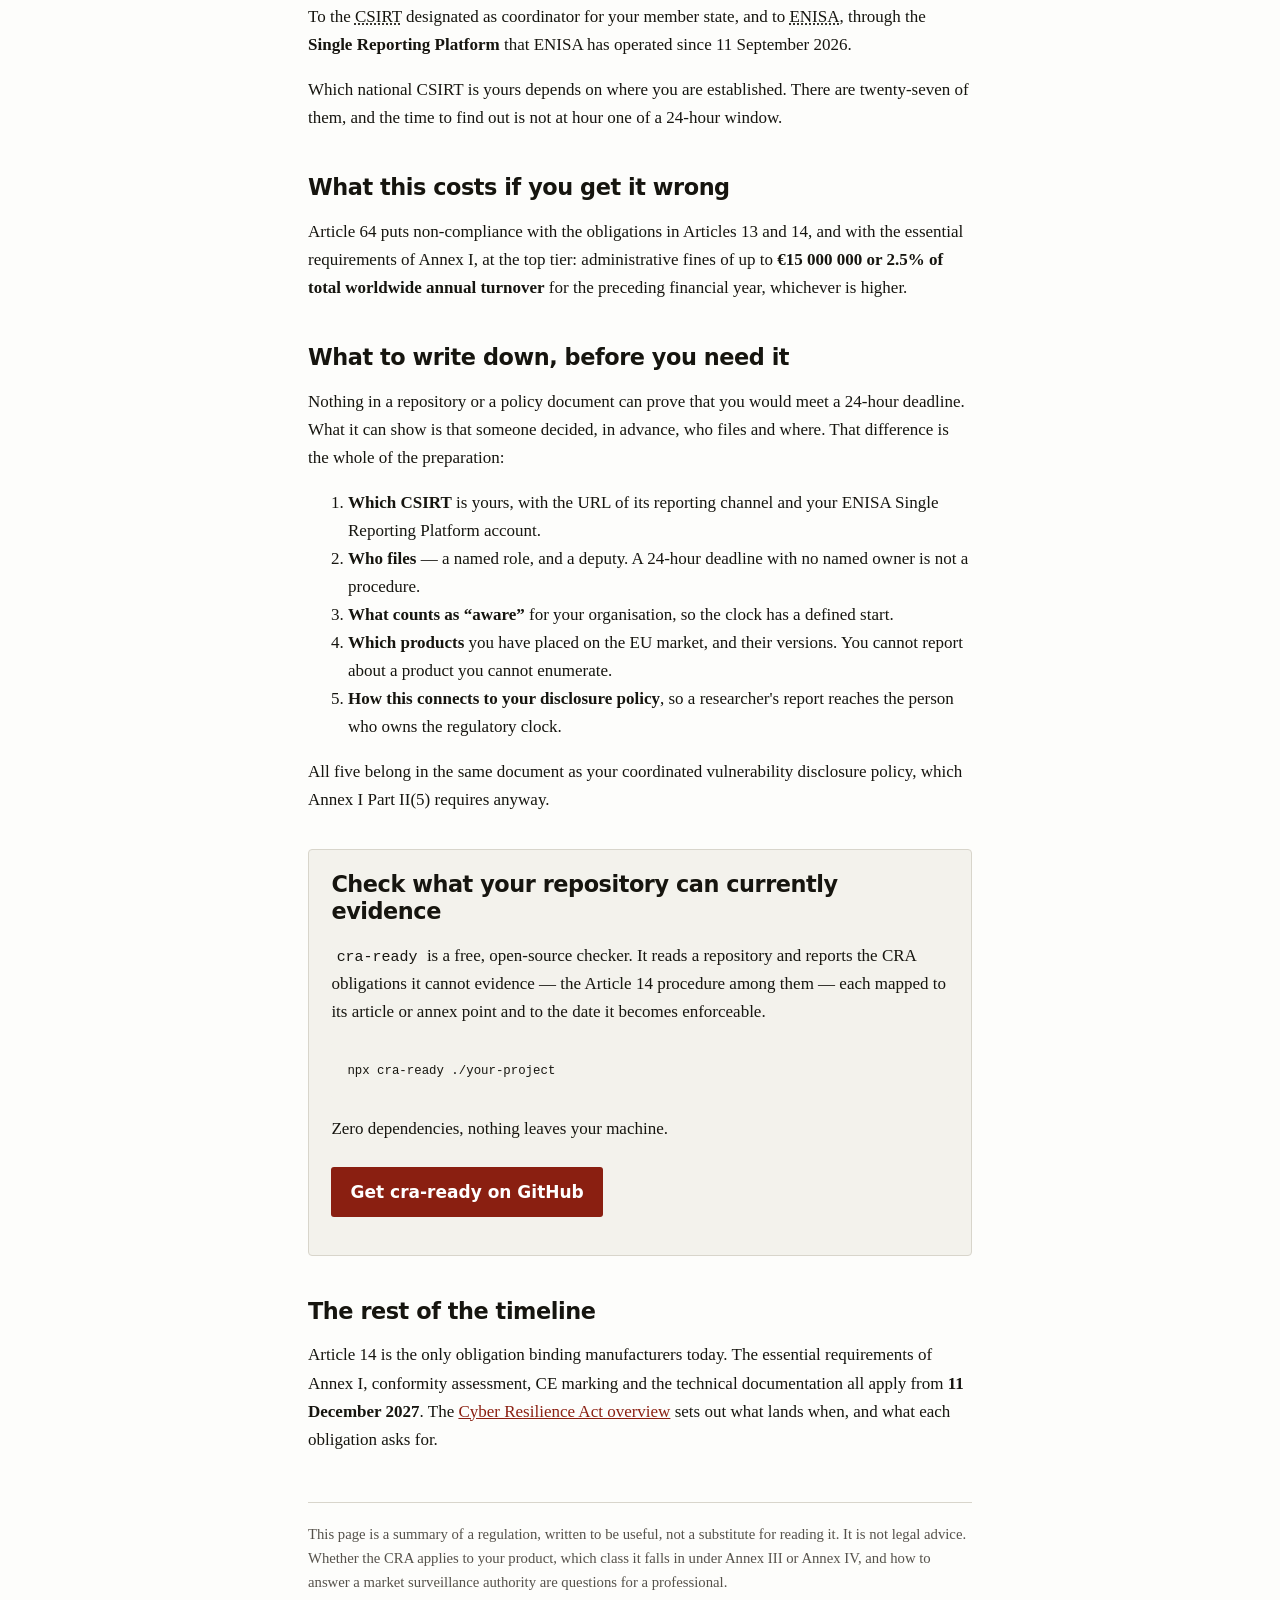
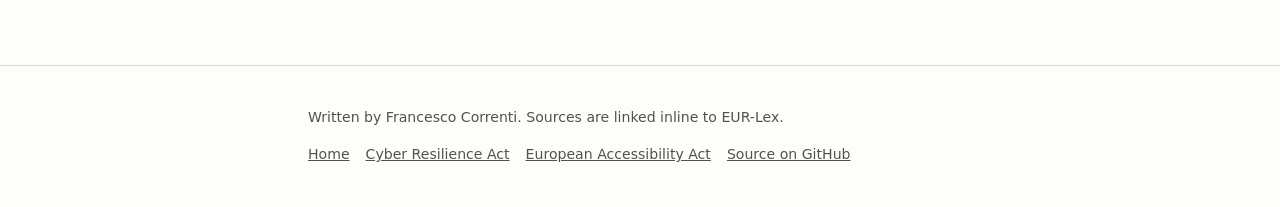
<file: cra/article-14-reporting/index.html>
<!doctype html>
<html lang="en">
<head>
<meta charset="utf-8">
<meta name="viewport" content="width=device-width, initial-scale=1">
<title>CRA Article 14 reporting: the 24-hour, 72-hour and 14-day deadlines</title>
<meta name="description" content="Since 11 September 2026, manufacturers must report actively exploited vulnerabilities to ENISA and their national CSIRT within 24 hours. What Article 14 of the Cyber Resilience Act requires, who files, and what to write down before you need it.">
<link rel="canonical" href="https://plainform.github.io/cra/article-14-reporting/">
<link rel="stylesheet" href="/style.css">
<meta property="og:title" content="CRA Article 14 reporting: the 24-hour, 72-hour and 14-day deadlines">
<meta property="og:description" content="The reporting obligation of the EU Cyber Resilience Act has been in force since 11 September 2026. Most CRA coverage gives one date, December 2027. That is the wrong half of the timeline.">
<meta property="og:type" content="article">
<meta property="og:url" content="https://plainform.github.io/cra/article-14-reporting/">
<script type="application/ld+json">
{
  "@context": "https://schema.org",
  "@type": "Article",
  "headline": "CRA Article 14 reporting: the 24-hour, 72-hour and 14-day deadlines",
  "description": "What Article 14 of Regulation (EU) 2024/2847 requires from manufacturers, in force since 11 September 2026.",
  "datePublished": "2026-09-19",
  "author": { "@type": "Person", "name": "Francesco Correnti" },
  "about": { "@type": "Legislation", "name": "Regulation (EU) 2024/2847 (Cyber Resilience Act)" }
}
</script>
</head>
<body>
<a class="skip" href="#content">Skip to the main content</a>

<header class="site">
  <div class="wrap">
    <a class="brand" href="/">Plainform</a>
    <nav aria-label="Sections">
      <ul>
        <li><a href="/cra/">Cyber Resilience Act</a></li>
        <li><a href="/eaa/">European Accessibility Act</a></li>
      </ul>
    </nav>
  </div>
</header>

<main id="content">
<div class="wrap">

  <p><span class="live">In force since 11 September 2026</span></p>

  <h1>Article 14: the reporting obligation that is already running</h1>

  <p class="standfirst">Most writing about the Cyber Resilience Act gives one
  date, 11 December 2027, and most teams have filed it under next year's
  problem. That is the wrong half of the timeline. The reporting obligations of
  Article 14 started on <strong>11 September 2026</strong>, and they come with a
  24-hour clock.</p>

  <h2>What triggers it</h2>

  <p>Two things, and only two. Article 14 of
  <a href="https://eur-lex.europa.eu/eli/reg/2024/2847/oj/eng">Regulation (EU)
  2024/2847</a> obliges a manufacturer to report:</p>

  <ul>
    <li>an <strong>actively exploited vulnerability</strong> contained in a
    product with digital elements it has placed on the EU market, and</li>
    <li>a <strong>severe incident</strong> having an impact on the security of
    such a product.</li>
  </ul>

  <p>Note the word <em>actively</em>. A vulnerability you discover in your own
  code, or one reported to you by a researcher, does not trigger Article 14 on
  its own. Evidence that someone is exploiting it does.</p>

  <p>The obligation applies to products already on the market before the
  regulation fully applies. &ldquo;We shipped it in 2024&rdquo; is not an
  exemption.</p>

  <h2>The deadlines</h2>

  <div class="scroll">
  <table>
    <caption>Article 14 reporting stages for an actively exploited vulnerability</caption>
    <thead>
      <tr><th scope="col">Deadline</th><th scope="col">What is filed</th><th scope="col">Contents</th></tr>
    </thead>
    <tbody>
      <tr>
        <th scope="row">24 hours</th>
        <td>Early warning</td>
        <td>That the vulnerability is being actively exploited, and the member states where the product has been made available, to the extent known.</td>
      </tr>
      <tr>
        <th scope="row">72 hours</th>
        <td>Vulnerability notification</td>
        <td>General information about the product, the nature of the vulnerability, and any corrective or mitigating measures taken or that users can take.</td>
      </tr>
      <tr>
        <th scope="row">14 days</th>
        <td>Final report</td>
        <td>A description of the vulnerability including its severity and impact, any malicious actor known to have exploited it, and the corrective measures made available.</td>
      </tr>
    </tbody>
  </table>
  </div>

  <p>For a <strong>severe incident</strong>, the 24-hour and 72-hour stages are
  the same and the final report is due within <strong>one month</strong>.</p>

  <p>The final report is due within 14 days of a corrective or mitigating
  measure becoming available. The clock on the first two stages starts when you
  <em>become aware</em> — not when you finish investigating, and not when you
  have a fix.</p>

  <h2>Where the reports go</h2>

  <p>To the <abbr title="Computer Security Incident Response Team">CSIRT</abbr>
  designated as coordinator for your member state, and to
  <abbr title="European Union Agency for Cybersecurity">ENISA</abbr>, through
  the <strong>Single Reporting Platform</strong> that ENISA has operated since
  11 September 2026.</p>

  <p>Which national CSIRT is yours depends on where you are established. There
  are twenty-seven of them, and the time to find out is not at hour one of a
  24-hour window.</p>

  <h2>What this costs if you get it wrong</h2>

  <p>Article 64 puts non-compliance with the obligations in Articles 13 and 14,
  and with the essential requirements of Annex I, at the top tier: administrative
  fines of up to <strong>&euro;15 000 000 or 2.5% of total worldwide annual
  turnover</strong> for the preceding financial year, whichever is higher.</p>

  <h2>What to write down, before you need it</h2>

  <p>Nothing in a repository or a policy document can prove that you would meet
  a 24-hour deadline. What it can show is that someone decided, in advance, who
  files and where. That difference is the whole of the preparation:</p>

  <ol>
    <li><strong>Which CSIRT</strong> is yours, with the URL of its reporting
    channel and your ENISA Single Reporting Platform account.</li>
    <li><strong>Who files</strong> — a named role, and a deputy. A 24-hour
    deadline with no named owner is not a procedure.</li>
    <li><strong>What counts as &ldquo;aware&rdquo;</strong> for your
    organisation, so the clock has a defined start.</li>
    <li><strong>Which products</strong> you have placed on the EU market, and
    their versions. You cannot report about a product you cannot enumerate.</li>
    <li><strong>How this connects to your disclosure policy</strong>, so a
    researcher's report reaches the person who owns the regulatory clock.</li>
  </ol>

  <p>All five belong in the same document as your coordinated vulnerability
  disclosure policy, which Annex I Part II(5) requires anyway.</p>

  <div class="card">
    <h2>Check what your repository can currently evidence</h2>
    <p><code>cra-ready</code> is a free, open-source checker. It reads a
    repository and reports the CRA obligations it cannot evidence &mdash; the
    Article 14 procedure among them &mdash; each mapped to its article or annex
    point and to the date it becomes enforceable.</p>
    <pre><code>npx cra-ready ./your-project</code></pre>
    <p>Zero dependencies, nothing leaves your machine.</p>
    <p><a class="cta" href="https://github.com/plainform/cra-ready">Get cra-ready on GitHub</a></p>
  </div>

  <h2>The rest of the timeline</h2>

  <p>Article 14 is the only obligation binding manufacturers today. The
  essential requirements of Annex I, conformity assessment, CE marking and the
  technical documentation all apply from <strong>11 December 2027</strong>.
  The <a href="/cra/">Cyber Resilience Act overview</a> sets out what lands
  when, and what each obligation asks for.</p>

  <p class="limit">This page is a summary of a regulation, written to be
  useful, not a substitute for reading it. It is not legal advice. Whether the
  CRA applies to your product, which class it falls in under Annex III or Annex
  IV, and how to answer a market surveillance authority are questions for a
  professional.</p>

</div>
</main>

<footer class="site">
  <div class="wrap">
    <p>Written by Francesco Correnti. Sources are linked inline to EUR-Lex.</p>
    <ul>
      <li><a href="/">Home</a></li>
      <li><a href="/cra/">Cyber Resilience Act</a></li>
      <li><a href="/eaa/">European Accessibility Act</a></li>
      <li><a href="https://github.com/plainform">Source on GitHub</a></li>
    </ul>
  </div>
</footer>

</body>
</html>
</file>
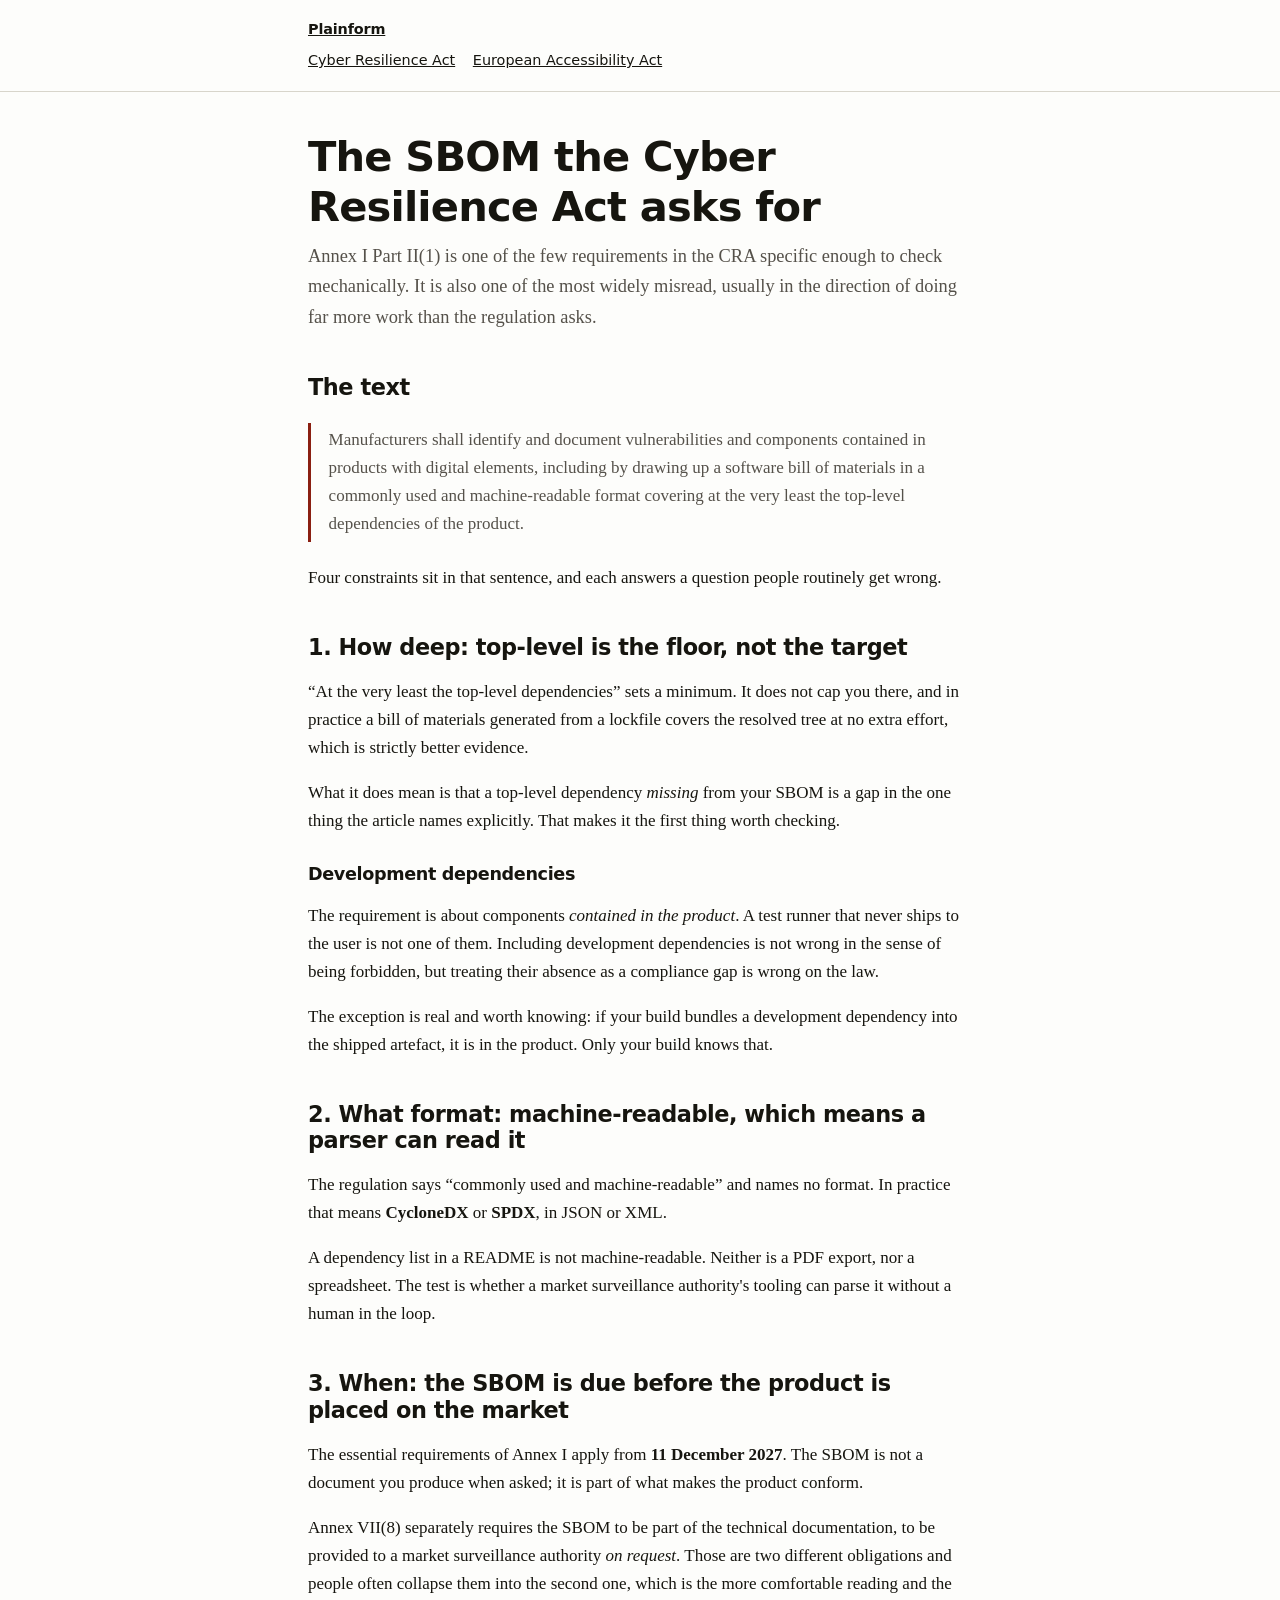
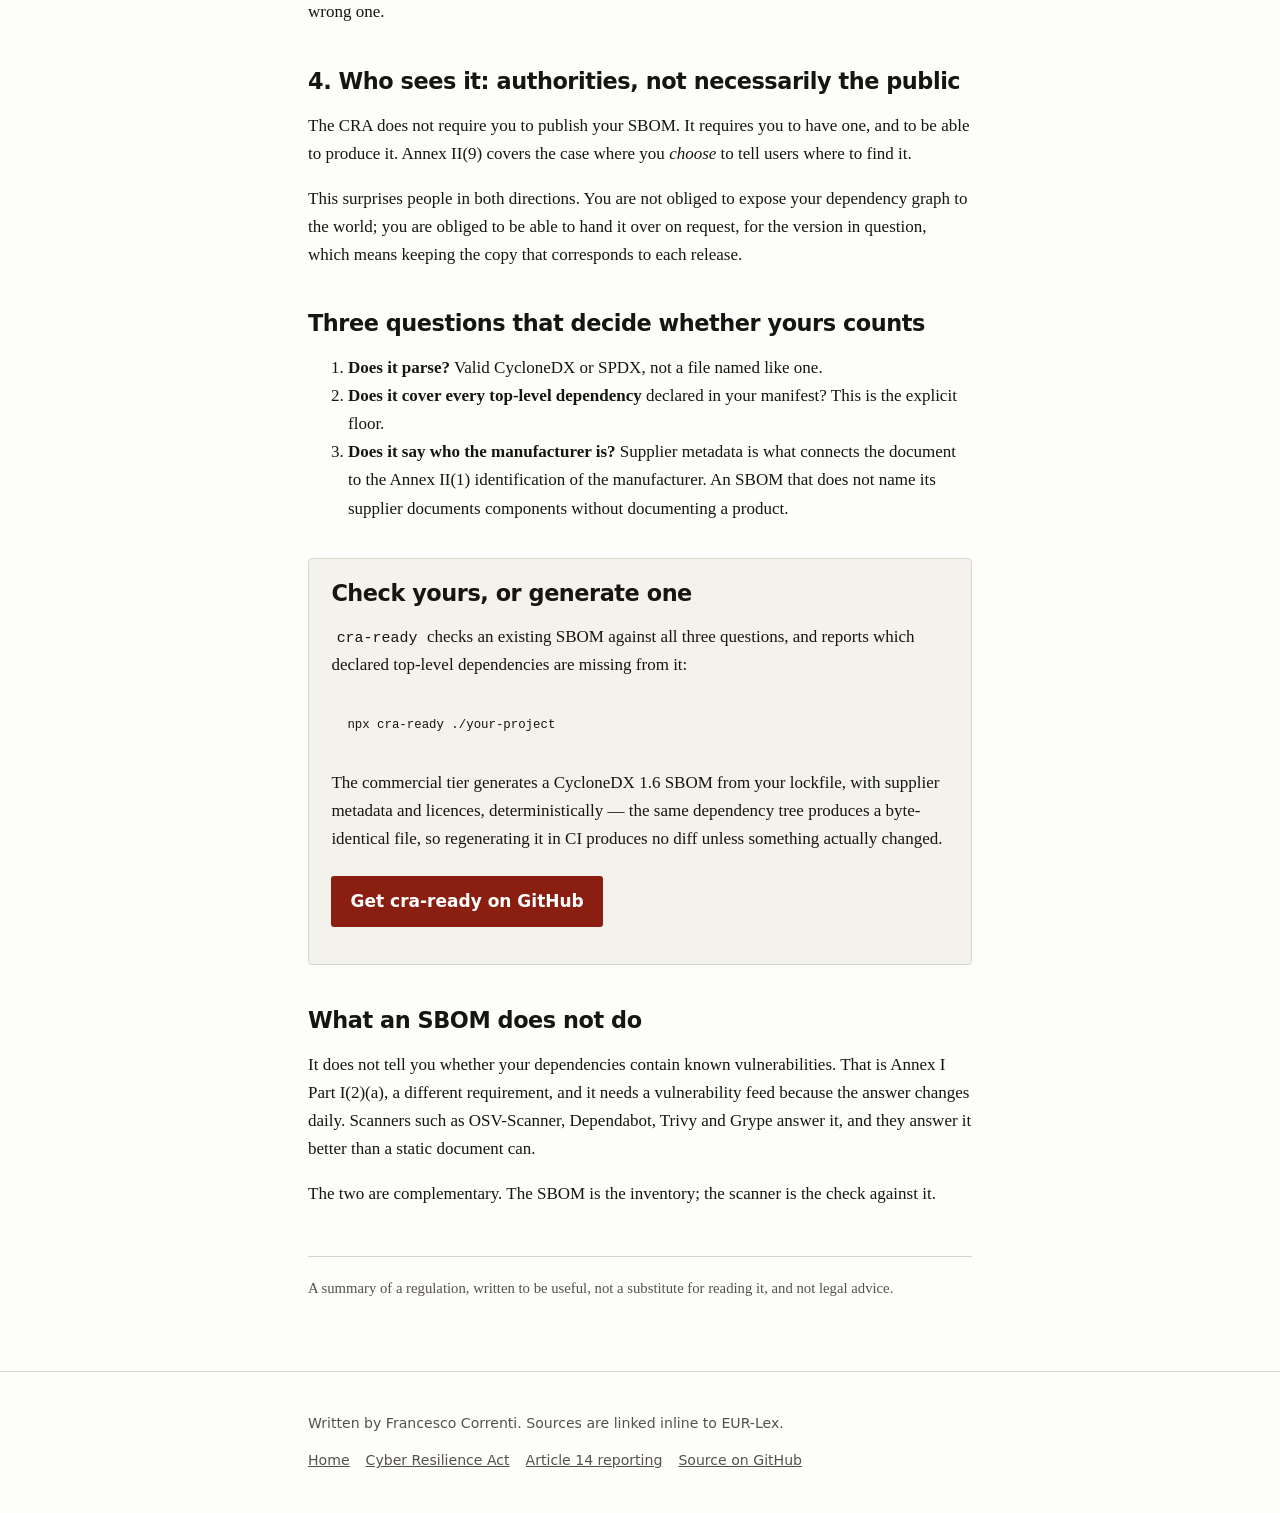
<file: cra/sbom/index.html>
<!doctype html>
<html lang="en">
<head>
<meta charset="utf-8">
<meta name="viewport" content="width=device-width, initial-scale=1">
<title>The CRA SBOM requirement: what Annex I Part II(1) actually asks for</title>
<meta name="description" content="The Cyber Resilience Act requires a software bill of materials in a commonly used, machine-readable format covering at least the top-level dependencies. What that means in practice: format, depth, when it is due, and who has to see it.">
<link rel="canonical" href="https://plainform.github.io/cra/sbom/">
<link rel="stylesheet" href="/style.css">
<meta property="og:title" content="The CRA SBOM requirement: what Annex I Part II(1) actually asks for">
<meta property="og:description" content="Format, depth, timing and audience of the SBOM the Cyber Resilience Act requires — and the three questions that decide whether yours counts.">
<meta property="og:type" content="article">
<meta property="og:url" content="https://plainform.github.io/cra/sbom/">
</head>
<body>
<a class="skip" href="#content">Skip to the main content</a>

<header class="site">
  <div class="wrap">
    <a class="brand" href="/">Plainform</a>
    <nav aria-label="Sections">
      <ul>
        <li><a href="/cra/">Cyber Resilience Act</a></li>
        <li><a href="/eaa/">European Accessibility Act</a></li>
      </ul>
    </nav>
  </div>
</header>

<main id="content">
<div class="wrap">

  <h1>The SBOM the Cyber Resilience Act asks for</h1>

  <p class="standfirst">Annex I Part II(1) is one of the few requirements in
  the CRA specific enough to check mechanically. It is also one of the most
  widely misread, usually in the direction of doing far more work than the
  regulation asks.</p>

  <h2>The text</h2>

  <blockquote>Manufacturers shall identify and document vulnerabilities and
  components contained in products with digital elements, including by drawing
  up a software bill of materials in a commonly used and machine-readable
  format covering at the very least the top-level dependencies of the
  product.</blockquote>

  <p>Four constraints sit in that sentence, and each answers a question people
  routinely get wrong.</p>

  <h2>1. How deep: top-level is the floor, not the target</h2>

  <p>&ldquo;At the very least the top-level dependencies&rdquo; sets a minimum.
  It does not cap you there, and in practice a bill of materials generated from
  a lockfile covers the resolved tree at no extra effort, which is strictly
  better evidence.</p>

  <p>What it does mean is that a top-level dependency <em>missing</em> from
  your SBOM is a gap in the one thing the article names explicitly. That makes
  it the first thing worth checking.</p>

  <h3>Development dependencies</h3>

  <p>The requirement is about components <em>contained in the product</em>. A
  test runner that never ships to the user is not one of them. Including
  development dependencies is not wrong in the sense of being forbidden, but
  treating their absence as a compliance gap is wrong on the law.</p>

  <p>The exception is real and worth knowing: if your build bundles a
  development dependency into the shipped artefact, it is in the product. Only
  your build knows that.</p>

  <h2>2. What format: machine-readable, which means a parser can read it</h2>

  <p>The regulation says &ldquo;commonly used and machine-readable&rdquo; and
  names no format. In practice that means <strong>CycloneDX</strong> or
  <strong>SPDX</strong>, in JSON or XML.</p>

  <p>A dependency list in a README is not machine-readable. Neither is a PDF
  export, nor a spreadsheet. The test is whether a market surveillance
  authority's tooling can parse it without a human in the loop.</p>

  <h2>3. When: the SBOM is due before the product is placed on the market</h2>

  <p>The essential requirements of Annex I apply from <strong>11 December
  2027</strong>. The SBOM is not a document you produce when asked; it is part
  of what makes the product conform.</p>

  <p>Annex VII(8) separately requires the SBOM to be part of the technical
  documentation, to be provided to a market surveillance authority
  <em>on request</em>. Those are two different obligations and people often
  collapse them into the second one, which is the more comfortable reading and
  the wrong one.</p>

  <h2>4. Who sees it: authorities, not necessarily the public</h2>

  <p>The CRA does not require you to publish your SBOM. It requires you to have
  one, and to be able to produce it. Annex II(9) covers the case where you
  <em>choose</em> to tell users where to find it.</p>

  <p>This surprises people in both directions. You are not obliged to expose
  your dependency graph to the world; you are obliged to be able to hand it
  over on request, for the version in question, which means keeping the copy
  that corresponds to each release.</p>

  <h2>Three questions that decide whether yours counts</h2>

  <ol>
    <li><strong>Does it parse?</strong> Valid CycloneDX or SPDX, not a file
    named like one.</li>
    <li><strong>Does it cover every top-level dependency</strong> declared in
    your manifest? This is the explicit floor.</li>
    <li><strong>Does it say who the manufacturer is?</strong> Supplier metadata
    is what connects the document to the Annex II(1) identification of the
    manufacturer. An SBOM that does not name its supplier documents components
    without documenting a product.</li>
  </ol>

  <div class="card">
    <h2>Check yours, or generate one</h2>
    <p><code>cra-ready</code> checks an existing SBOM against all three
    questions, and reports which declared top-level dependencies are missing
    from it:</p>
    <pre><code>npx cra-ready ./your-project</code></pre>
    <p>The commercial tier generates a CycloneDX 1.6 SBOM from your lockfile,
    with supplier metadata and licences, deterministically &mdash; the same
    dependency tree produces a byte-identical file, so regenerating it in CI
    produces no diff unless something actually changed.</p>
    <p><a class="cta" href="https://github.com/plainform/cra-ready">Get cra-ready on GitHub</a></p>
  </div>

  <h2>What an SBOM does not do</h2>

  <p>It does not tell you whether your dependencies contain known
  vulnerabilities. That is Annex I Part I(2)(a), a different requirement, and
  it needs a vulnerability feed because the answer changes daily. Scanners such
  as OSV-Scanner, Dependabot, Trivy and Grype answer it, and they answer it
  better than a static document can.</p>

  <p>The two are complementary. The SBOM is the inventory; the scanner is the
  check against it.</p>

  <p class="limit">A summary of a regulation, written to be useful, not a
  substitute for reading it, and not legal advice.</p>

</div>
</main>

<footer class="site">
  <div class="wrap">
    <p>Written by Francesco Correnti. Sources are linked inline to EUR-Lex.</p>
    <ul>
      <li><a href="/">Home</a></li>
      <li><a href="/cra/">Cyber Resilience Act</a></li>
      <li><a href="/cra/article-14-reporting/">Article 14 reporting</a></li>
      <li><a href="https://github.com/plainform">Source on GitHub</a></li>
    </ul>
  </div>
</footer>

</body>
</html>
</file>
<file: style.css>
/* plainform.github.io — reference pages on two EU regulations.
   No build step, no JavaScript, no web fonts, no third-party requests.
   The palette is checked against WCAG 1.4.3: every colour pair that appears
   together in a rule is at or above 4.5:1. We sell an accessibility checker;
   a marketing site that fails one would not be worth much. */

:root {
  --bg: #fdfdfb;
  --surface: #f3f2ec;
  --ink: #16150f;
  --ink-muted: #55514a;
  --rule: #d8d5cb;
  --accent: #8a1f11;
  --accent-ink: #ffffff;
  --live: #14532d;
  --live-bg: #e3f0e6;
}

@media (prefers-color-scheme: dark) {
  :root {
    --bg: #13130f;
    --surface: #1e1d18;
    --ink: #edeade;
    --ink-muted: #b3ada0;
    --rule: #3a382f;
    --accent: #ff9d86;
    --accent-ink: #13130f;
    --live: #b7e4c2;
    --live-bg: #1c2e21;
  }
}

*, *::before, *::after { box-sizing: border-box; }

html { -webkit-text-size-adjust: 100%; }

body {
  margin: 0;
  padding: 0;
  background: var(--bg);
  color: var(--ink);
  font: 17px/1.65 ui-serif, Georgia, "Times New Roman", serif;
}

.skip {
  position: absolute;
  left: -9999px;
  top: 0;
  background: var(--accent);
  color: var(--accent-ink);
  padding: 0.6rem 1rem;
  z-index: 10;
}
.skip:focus { left: 0; }

.wrap {
  max-width: 44rem;
  margin: 0 auto;
  padding-inline: 1.25rem;
}

header.site {
  border-bottom: 1px solid var(--rule);
  padding-block: 1.1rem;
  font-family: ui-sans-serif, system-ui, "Segoe UI", sans-serif;
  font-size: 0.9rem;
}
header.site a { color: var(--ink); }
header.site nav ul {
  list-style: none;
  margin: 0.5rem 0 0;
  padding: 0;
  display: flex;
  flex-wrap: wrap;
  gap: 1.1rem;
}
.brand { font-weight: 700; letter-spacing: -0.01em; }

main { padding-block: 2.5rem 3.5rem; }

h1, h2, h3 {
  font-family: ui-sans-serif, system-ui, "Segoe UI", sans-serif;
  line-height: 1.2;
  letter-spacing: -0.02em;
}
h1 { font-size: clamp(1.9rem, 5vw, 2.6rem); margin: 0 0 0.6rem; }
h2 { font-size: 1.4rem; margin: 2.6rem 0 0.7rem; }
h3 { font-size: 1.1rem; margin: 1.8rem 0 0.4rem; }

.standfirst {
  font-size: 1.15rem;
  color: var(--ink-muted);
  margin: 0 0 2rem;
}

a { color: var(--accent); }
a:focus-visible {
  outline: 3px solid var(--accent);
  outline-offset: 2px;
}

.live {
  display: inline-block;
  background: var(--live-bg);
  color: var(--live);
  font-family: ui-sans-serif, system-ui, "Segoe UI", sans-serif;
  font-size: 0.78rem;
  font-weight: 700;
  letter-spacing: 0.06em;
  text-transform: uppercase;
  padding: 0.25rem 0.6rem;
  border-radius: 2px;
}

table {
  width: 100%;
  border-collapse: collapse;
  margin: 1.2rem 0;
  font-size: 0.95rem;
}
caption {
  text-align: left;
  color: var(--ink-muted);
  font-size: 0.9rem;
  padding-bottom: 0.5rem;
}
th, td {
  text-align: left;
  vertical-align: top;
  padding: 0.6rem 0.7rem;
  border-bottom: 1px solid var(--rule);
}
th { font-family: ui-sans-serif, system-ui, "Segoe UI", sans-serif; font-size: 0.85rem; }
.scroll { overflow-x: auto; }

blockquote {
  margin: 1.4rem 0;
  padding: 0.2rem 0 0.2rem 1.1rem;
  border-left: 3px solid var(--accent);
  color: var(--ink-muted);
}

code {
  font-family: ui-monospace, "Cascadia Mono", Consolas, monospace;
  font-size: 0.88em;
  background: var(--surface);
  padding: 0.1em 0.35em;
  border-radius: 2px;
}
pre {
  background: var(--surface);
  padding: 1rem;
  overflow-x: auto;
  border-radius: 3px;
  font-size: 0.88rem;
}
pre code { background: none; padding: 0; }

.card {
  background: var(--surface);
  border: 1px solid var(--rule);
  border-radius: 4px;
  padding: 1.3rem 1.4rem;
  margin: 2.2rem 0;
}
.card h2, .card h3 { margin-top: 0; }

.cta {
  display: inline-block;
  background: var(--accent);
  color: var(--accent-ink);
  font-family: ui-sans-serif, system-ui, "Segoe UI", sans-serif;
  font-weight: 700;
  text-decoration: none;
  padding: 0.7rem 1.2rem;
  border-radius: 3px;
  margin-top: 0.4rem;
}
.cta:focus-visible { outline: 3px solid var(--ink); outline-offset: 2px; }

.limit {
  border-top: 1px solid var(--rule);
  margin-top: 3rem;
  padding-top: 1.2rem;
  color: var(--ink-muted);
  font-size: 0.92rem;
}

footer.site {
  border-top: 1px solid var(--rule);
  padding-block: 1.6rem 2.5rem;
  color: var(--ink-muted);
  font-family: ui-sans-serif, system-ui, "Segoe UI", sans-serif;
  font-size: 0.88rem;
}
footer.site a { color: var(--ink-muted); }
footer.site ul { list-style: none; margin: 0.6rem 0 0; padding: 0; display: flex; flex-wrap: wrap; gap: 1rem; }
</file>
